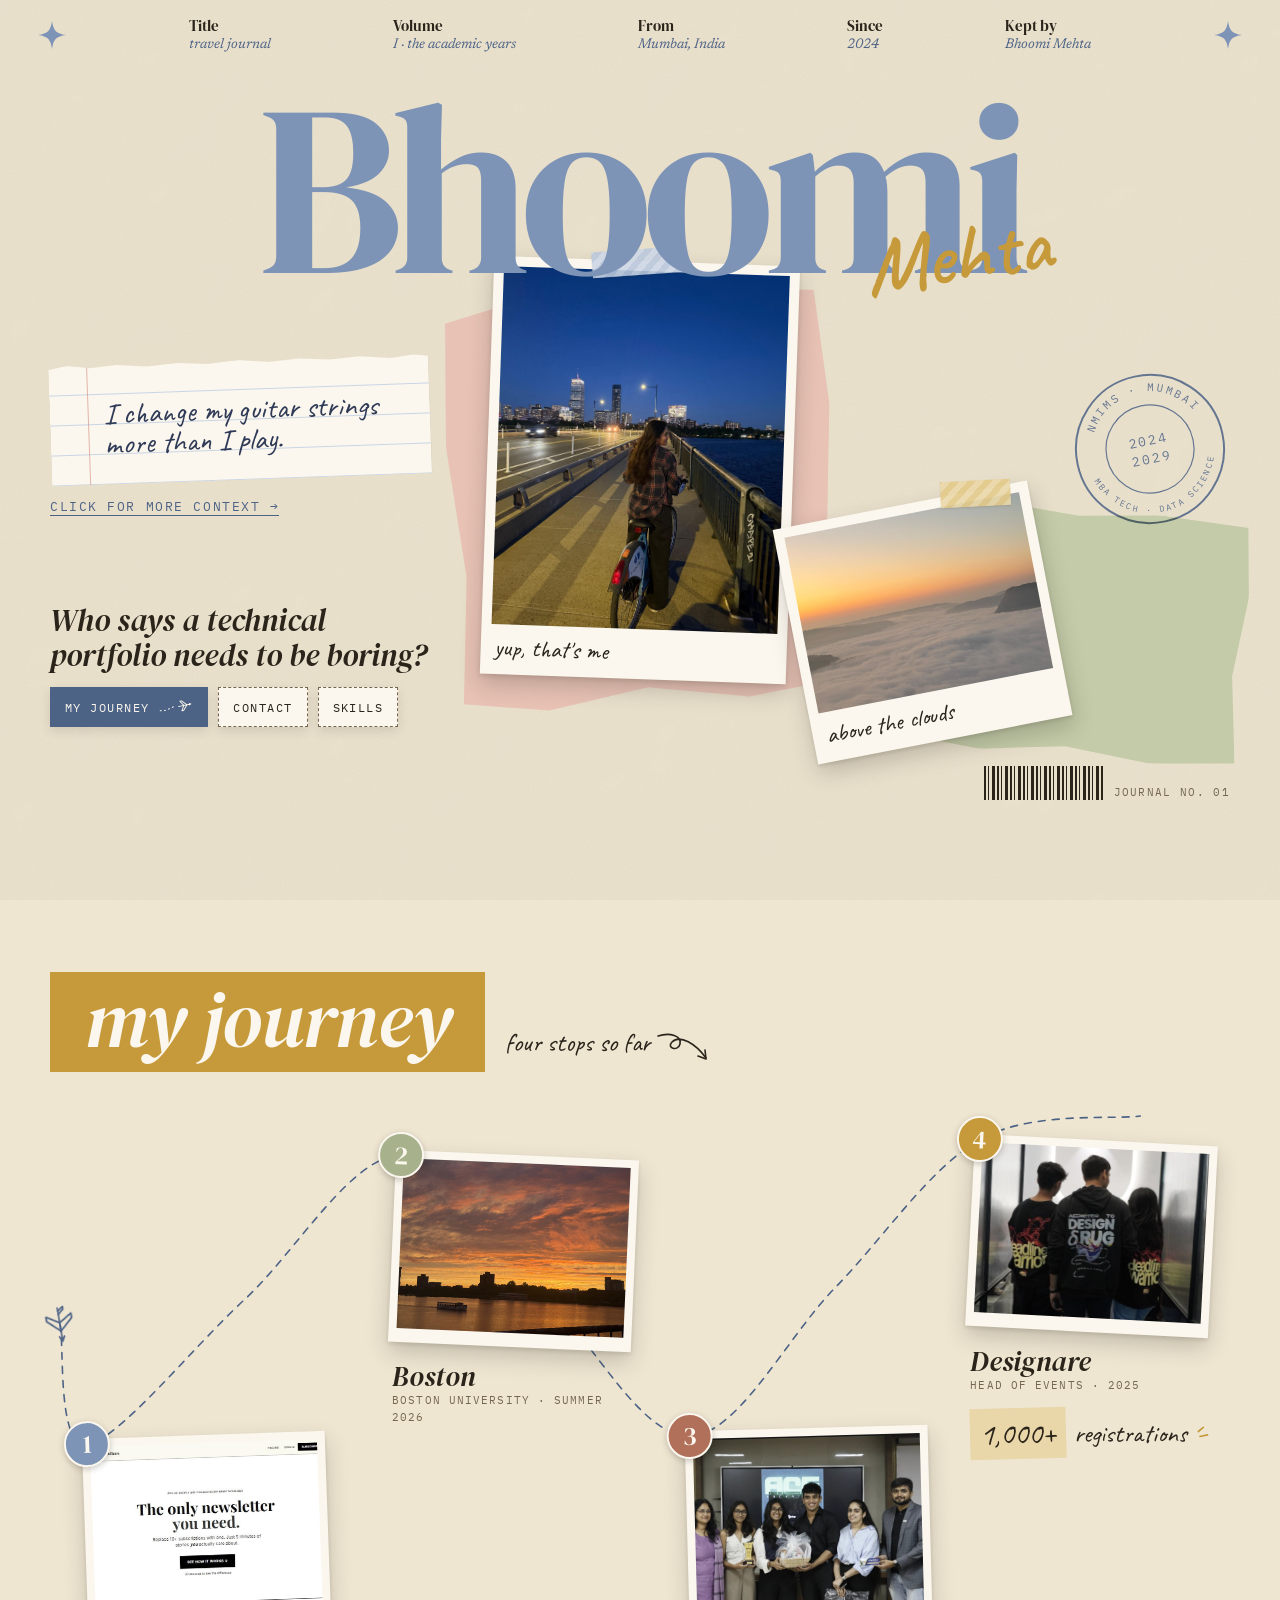
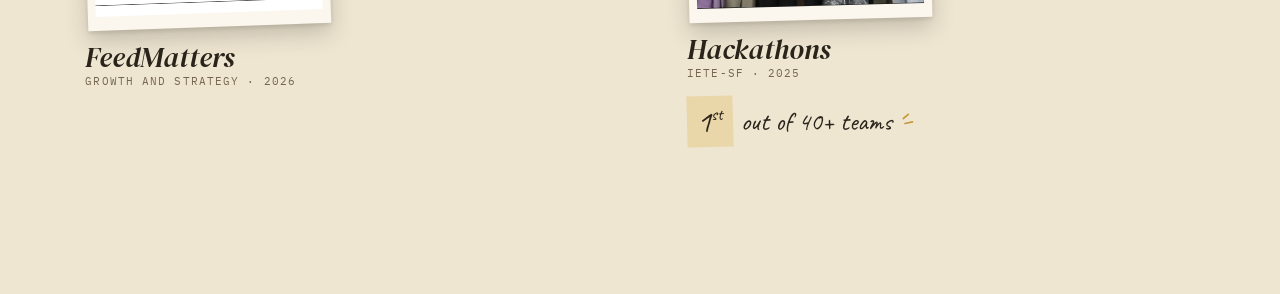
<file: index.html>
<!doctype html>
<html lang="en">
<head>
<meta charset="utf-8">
<meta name="viewport" content="width=device-width, initial-scale=1">
<title>Bhoomi Mehta · Travel journal</title>
<meta name="description" content="The travel journal of a data science student: where I worked, studied and built things.">
<link rel="preconnect" href="https://fonts.googleapis.com">
<link rel="preconnect" href="https://fonts.gstatic.com" crossorigin>
<link href="https://fonts.googleapis.com/css2?family=DM+Serif+Display:ital@0;1&family=Newsreader:ital,opsz,wght@0,6..72,400;1,6..72,400&family=Caveat:wght@500;600&family=IBM+Plex+Mono:wght@400&display=swap" rel="stylesheet">
<link rel="stylesheet" href="scrap.css?v=27">
</head>
<body>

<svg class="paper crumple" aria-hidden="true"><filter id="crumple"><feTurbulence type="fractalNoise" baseFrequency="0.006" numOctaves="4" seed="21"/><feDiffuseLighting surfaceScale="2.6" lighting-color="#fff"><feDistantLight azimuth="225" elevation="60"/></feDiffuseLighting></filter><rect width="100%" height="100%" filter="url(#crumple)"/></svg>
<svg class="paper grain" aria-hidden="true"><filter id="grain"><feTurbulence type="fractalNoise" baseFrequency="0.9" numOctaves="2"/><feColorMatrix type="saturate" values="0"/></filter><rect width="100%" height="100%" filter="url(#grain)"/></svg>

<!-- ============ COVER ============ -->
<header class="spread cover">

  <div class="meta-row">
    <svg class="mstar" viewBox="-10 -10 20 20" aria-hidden="true"><path d="M0 -10 C1 -3 3 -1 10 0 C3 1 1 3 0 10 C-1 3 -3 1 -10 0 C-3 -1 -1 -3 0 -10Z"/></svg>
    <div><b>Title</b><span>travel journal</span></div>
    <div><b>Volume</b><span>I · the academic years</span></div>
    <div><b>From</b><span>Mumbai, India</span></div>
    <div><b>Since</b><span>2024</span></div>
    <div><b>Kept by</b><span>Bhoomi Mehta</span></div>
    <svg class="mstar" viewBox="-10 -10 20 20" aria-hidden="true"><path d="M0 -10 C1 -3 3 -1 10 0 C3 1 1 3 0 10 C-1 3 -3 1 -10 0 C-3 -1 -1 -3 0 -10Z"/></svg>
  </div>

  <h1 class="cover-title">Bhoomi <span class="sig">Mehta</span></h1>

  <div class="cover-body">
    <div class="cover-left reveal">
      <div class="note">
        <p>I change my guitar strings more than I play.</p>
      </div>
      <a class="more" href="about.html">Click for more context →</a>
      <div class="cover-ask">
      <p class="ask">Who says a technical portfolio needs to be boring?</p>
      <nav class="stubs" aria-label="Where to go next">
        <a class="stub primary" href="#journey">My journey
          <svg viewBox="-20 -10 40 20" aria-hidden="true"><path d="M-19 4 C-12 6 -6 0 0 -1" fill="none" stroke="currentColor" stroke-width="1.2" stroke-dasharray="2 3"/><g transform="translate(10 -2) rotate(-12) scale(0.55)" fill="none" stroke="currentColor" stroke-width="2" stroke-linejoin="round"><path d="M-14 0 L14 0 L10 -2 M14 0 L10 2"/><path d="M-1.5 0 L-8 -10.5 L-4.2 -10.5 L5.5 0"/><path d="M-1.5 0 L-8 10.5 L-4.2 10.5 L5.5 0"/></g></svg>
        </a>
        <a class="stub" href="about.html#contact">Contact</a>
        <a class="stub" href="about.html#skills">Skills</a>
      </nav>
      </div>
    </div>

    <div class="cover-photo">
      <span class="scrap blush" aria-hidden="true"></span>
      <span class="tape blue" aria-hidden="true"></span>
      <figure class="polaroid">
        <img src="photos/bike.jpg" alt="Bhoomi on a bike on a bridge at dusk, looking back over her shoulder, with a city skyline behind her" width="1350" height="1800">
        <figcaption>yup, that's me</figcaption>
      </figure>
    </div>

    <div class="cover-right reveal">
      <svg class="postmark" viewBox="0 0 160 160" role="img" aria-label="Postmark: NMIMS Mumbai, MBA Tech Data Science, 2024 to 2029">
        <defs><path id="pm-top" d="M 22 80 A 58 58 0 0 1 138 80"/><path id="pm-bot" d="M 16 80 A 64 64 0 0 0 144 80"/></defs>
        <circle cx="80" cy="80" r="74" fill="none" stroke="currentColor" stroke-width="2"/>
        <circle cx="80" cy="80" r="44" fill="none" stroke="currentColor" stroke-width="1.2"/>
        <text font-size="11"><textPath href="#pm-top" startOffset="50%" text-anchor="middle">NMIMS · MUMBAI</textPath></text>
        <text font-size="8.5"><textPath href="#pm-bot" startOffset="50%" text-anchor="middle">MBA TECH · DATA SCIENCE</textPath></text>
        <text x="80" y="76" font-size="13" text-anchor="middle">2024</text>
        <text x="80" y="94" font-size="13" text-anchor="middle">2029</text>
      </svg>
      <span class="scrap sage" aria-hidden="true"></span>
      <figure class="polaroid mini">
        <span class="tape mustard" aria-hidden="true"></span>
        <img src="photos/clouds.jpg" alt="A valley full of clouds at sunrise" width="1350" height="1800" style="object-position:50% 40%">
        <figcaption>above the clouds</figcaption>
      </figure>
      <div class="barcode"><i aria-hidden="true"></i><span class="mono">Journal no. 01</span></div>
    </div>
  </div>

</header>

<!-- ============ JOURNEY MAP ============ -->
<section class="spread journey" id="journey" aria-label="My journey">
  <div class="journey-head reveal">
    <span class="label" style="--label: var(--mustard)">my journey</span>
    <span class="scribble">four stops so far
      <svg viewBox="0 0 54 34" aria-hidden="true"><path d="M2 6 C 14 2, 26 6, 24 14 C 22 22, 10 18, 16 12 C 24 4, 40 14, 50 28"/><path d="M42 26 L50 29 L49 20"/></svg>
    </span>
  </div>

  <div class="map">
    <svg class="route-line" aria-hidden="true"><path id="route-path"/></svg>
    <svg class="plane" width="48" height="48" viewBox="-20 -20 40 40" aria-hidden="true">
      <g fill="none" stroke="#4D6386" stroke-width="1.4" stroke-linejoin="round" stroke-linecap="round">
        <path d="M-14 0 L14 0 L10 -2 M14 0 L10 2"/>
        <path d="M-1.5 0 L-8 -10.5 L-4.2 -10.5 L5.5 0"/>
        <path d="M-1.5 0 L-8 10.5 L-4.2 10.5 L5.5 0"/>
        <path d="M-11.5 0 L-14.5 -4.6 L-12.4 -4.6 L-8.5 0"/>
      </g>
    </svg>

    <ol class="stops">
      <li class="stop s1" style="--c: var(--blue)">
        <figure class="polaroid"><span class="badge">1</span><img src="photos/feedmatters.jpg" alt="The FeedMatters homepage" width="670" height="503" loading="lazy"></figure>
        <a class="stop-link" href="feedmatters.html"><span class="stop-name">FeedMatters</span></a>
        <span class="stop-detail">Growth and strategy · 2026</span>
      </li>
      <li class="stop s2" style="--c: var(--sage)">
        <figure class="polaroid"><span class="badge">2</span><img src="photos/river.jpg" alt="Sunset over the Charles River in Boston" width="1800" height="1350" loading="lazy"></figure>
        <a class="stop-link" href="boston.html"><span class="stop-name">Boston</span></a>
        <span class="stop-detail">Boston University · Summer 2026</span>
      </li>
      <li class="stop s3" style="--c: var(--clay)">
        <figure class="polaroid"><span class="badge">3</span><img src="photos/hackathon.jpg" alt="Bhoomi with her team and faculty at a hackathon prize presentation, holding a trophy and a gift basket" width="1400" height="939" loading="lazy" style="object-position:50% 45%"></figure>
        <a class="stop-link" href="hackathons.html"><span class="stop-name">Hackathons</span></a>
        <span class="stop-detail">IETE-SF · 2025</span>
        <span class="stop-stat"><mark>1<sup>st</sup></mark> out of 40+ teams <svg class="ticks" viewBox="0 0 24 24" aria-hidden="true"><path d="M4 9 L10 4 M6 15 L15 13"/></svg></span>
      </li>
      <li class="stop s4" style="--c: var(--mustard)">
        <figure class="polaroid"><span class="badge">4</span><img src="photos/designare.jpg" alt="Three Designare team members from behind, wearing hoodies printed with Deadline Warriors and Addicted to Design" width="506" height="530" loading="lazy" style="object-position:50% 40%"></figure>
        <a class="stop-link" href="designare.html"><span class="stop-name">Designare</span></a>
        <span class="stop-detail">Head of events · 2025</span>
        <span class="stop-stat"><mark>1,000+</mark> registrations <svg class="ticks" viewBox="0 0 24 24" aria-hidden="true"><path d="M4 9 L10 4 M6 15 L15 13"/></svg></span>
      </li>
    </ol>
  </div>
</section>

<script src="scrap.js?v=4"></script>
</body>
</html>
</file>
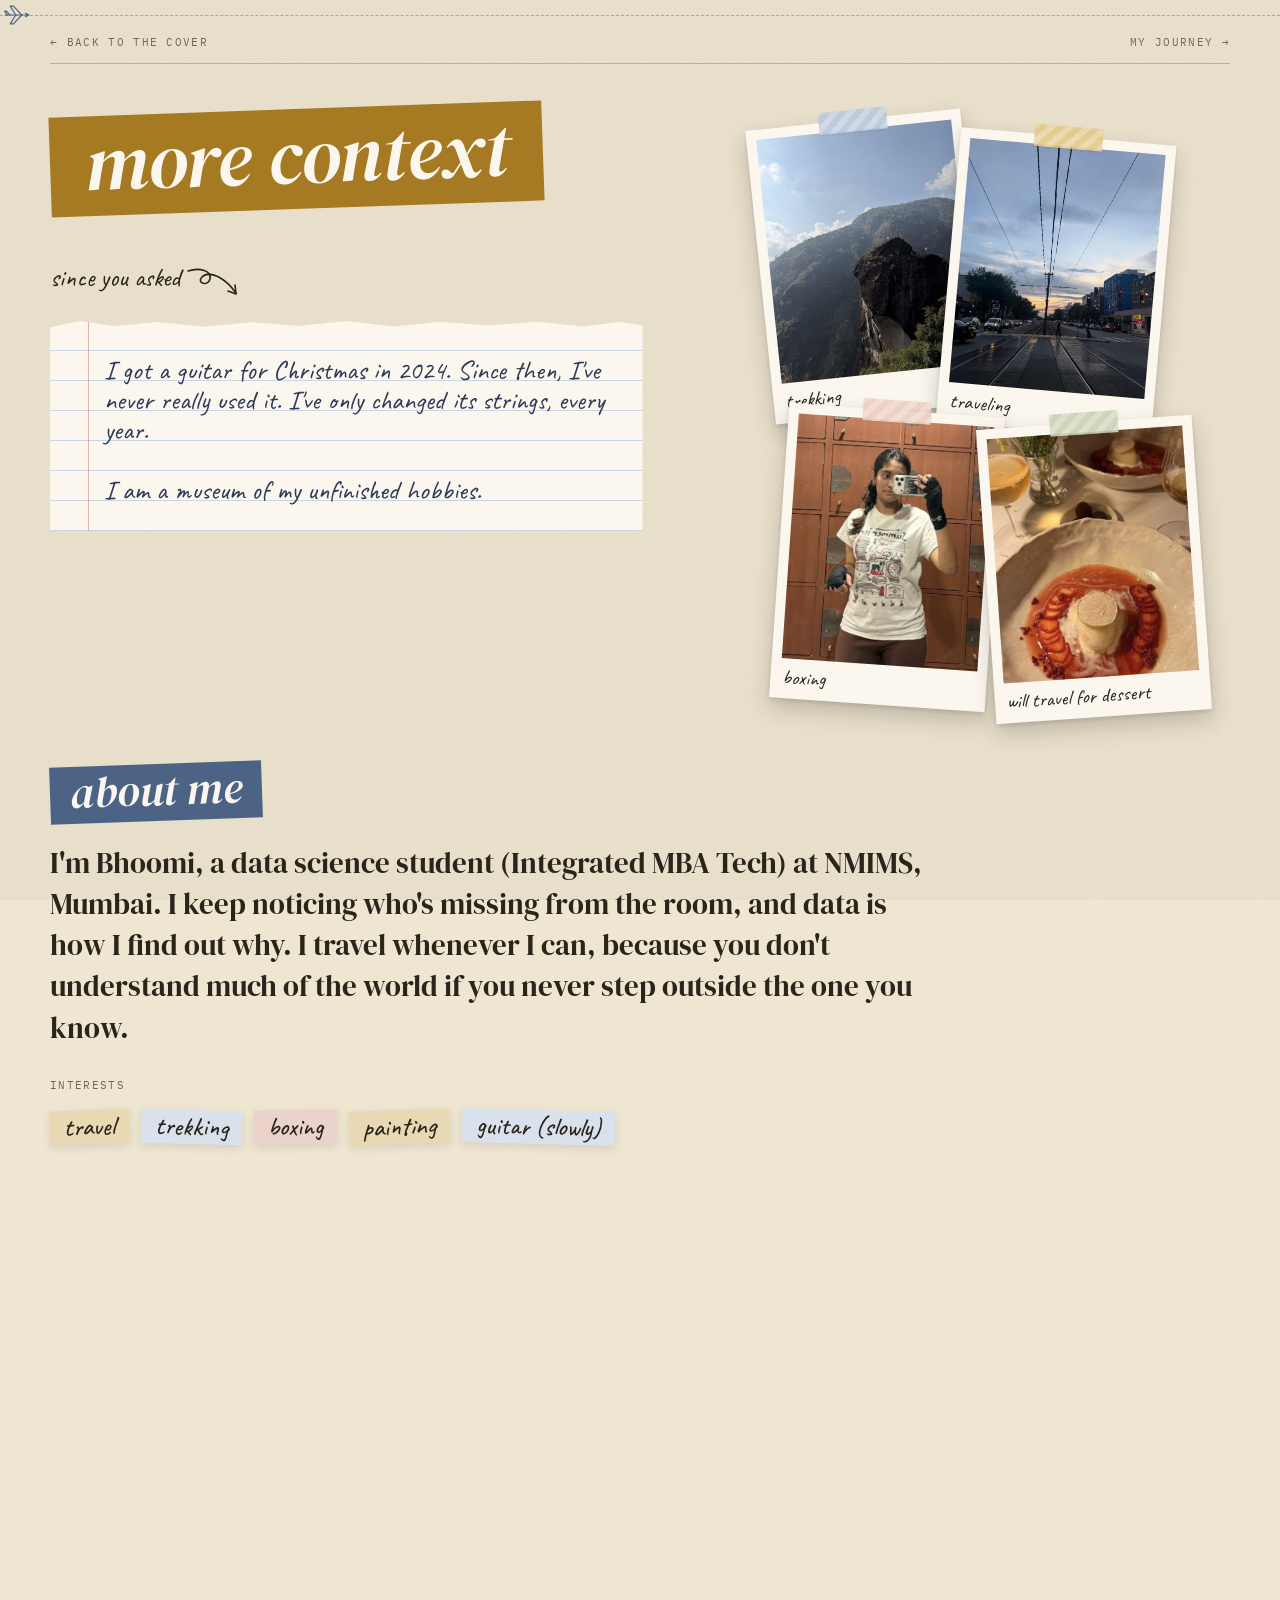
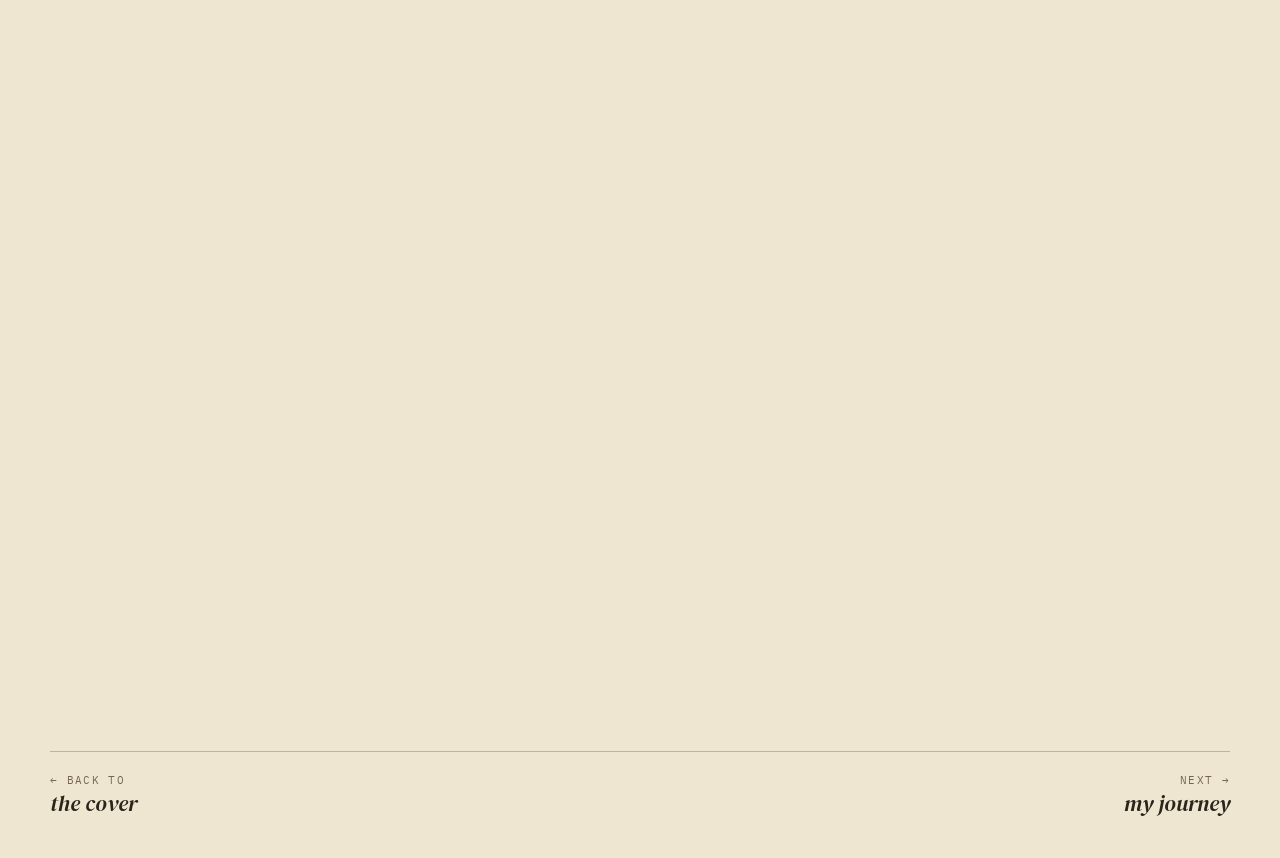
<file: about.html>
<!doctype html>
<html lang="en">
<head>
<meta charset="utf-8">
<meta name="viewport" content="width=device-width, initial-scale=1">
<title>More context · Bhoomi Mehta</title>
<meta name="description" content="The story behind the guitar strings, who I am, what I work with, and how to reach me.">
<link rel="preconnect" href="https://fonts.googleapis.com">
<link rel="preconnect" href="https://fonts.gstatic.com" crossorigin>
<link href="https://fonts.googleapis.com/css2?family=DM+Serif+Display:ital@0;1&family=Newsreader:ital,opsz,wght@0,6..72,400;1,6..72,400&family=Caveat:wght@500;600&family=IBM+Plex+Mono:wght@400&display=swap" rel="stylesheet">
<link rel="stylesheet" href="scrap.css?v=27">
</head>
<body style="--c: var(--blue)">

<svg class="paper crumple" aria-hidden="true"><filter id="crumple"><feTurbulence type="fractalNoise" baseFrequency="0.006" numOctaves="4" seed="21"/><feDiffuseLighting surfaceScale="2.6" lighting-color="#fff"><feDistantLight azimuth="225" elevation="60"/></feDiffuseLighting></filter><rect width="100%" height="100%" filter="url(#crumple)"/></svg>
<svg class="paper grain" aria-hidden="true"><filter id="grain"><feTurbulence type="fractalNoise" baseFrequency="0.9" numOctaves="2"/><feColorMatrix type="saturate" values="0"/></filter><rect width="100%" height="100%" filter="url(#grain)"/></svg>

<!-- The pen airplane flies across the top of the screen as you read -->
<div class="flight" aria-hidden="true"><span class="flight-line"></span><svg class="flight-plane" width="34" height="34" viewBox="-20 -20 40 40"><g fill="none" stroke="#4D6386" stroke-width="1.4" stroke-linejoin="round" stroke-linecap="round"><path d="M-14 0 L14 0 L10 -2 M14 0 L10 2"/><path d="M-1.5 0 L-8 -10.5 L-4.2 -10.5 L5.5 0"/><path d="M-1.5 0 L-8 10.5 L-4.2 10.5 L5.5 0"/><path d="M-11.5 0 L-14.5 -4.6 L-12.4 -4.6 L-8.5 0"/></g></svg></div>

<main class="spread">
  <nav class="stop-top mono" aria-label="Journal">
    <a href="index.html">← Back to the cover</a>
    <a href="index.html#journey">My journey →</a>
  </nav>

  <!-- The context -->
  <section class="hero about-hero">
    <div class="reveal">
      <div class="hero-title"><h1 class="label" style="--label: var(--mustard-deep)">more context</h1></div>
      <span class="scribble">since you asked
        <svg viewBox="0 0 54 34" aria-hidden="true"><path d="M2 6 C 14 2, 26 6, 24 14 C 22 22, 10 18, 16 12 C 24 4, 40 14, 50 28"/><path d="M42 26 L50 29 L49 20"/></svg>
      </span>
      <div class="note" style="margin-top:22px">
        <p>I got a guitar for Christmas in 2024. Since then, I've never really used it. I've only changed its strings, every year.</p>
        <p>I am a museum of my unfinished hobbies.</p>
      </div>
    </div>

    <div class="snaps reveal">
      <figure class="polaroid snap s-a"><span class="tape blue" aria-hidden="true"></span><img src="photos/cliff.jpg" alt="A tall dark rock with a railed walkway and small flags on top, on a trek" width="1350" height="1800" style="object-position:50% 45%"><figcaption>trekking</figcaption></figure>
      <figure class="polaroid snap s-b"><span class="tape mustard" aria-hidden="true"></span><img src="photos/tracks.jpg" alt="Tram tracks and overhead wires under an evening sky" width="1350" height="1800" style="object-position:50% 40%"><figcaption>traveling</figcaption></figure>
      <figure class="polaroid snap s-c"><span class="tape blush" aria-hidden="true"></span><img src="photos/boxing.jpg" alt="Bhoomi in a mirror selfie wearing boxing hand wraps and a Boston University Summer Term t-shirt" width="528" height="728" style="object-position:50% 30%"><figcaption>boxing</figcaption></figure>
      <figure class="polaroid snap s-d"><span class="tape sage" aria-hidden="true"></span><img src="photos/dessert.jpg" alt="A plated dessert with strawberries and two glasses on a white tablecloth" width="834" height="712"><figcaption>will travel for dessert</figcaption></figure>
    </div>
  </section>

  <!-- About me -->
  <section class="about-me reveal">
    <span class="label" style="--label: var(--blue-deep)">about me</span>
    <p class="about-text">I'm Bhoomi, a data science student (Integrated MBA Tech) at NMIMS, Mumbai. I keep noticing who's missing from the room, and data is how I find out why. I travel whenever I can, because you don't understand much of the world if you never step outside the one you know.</p>
    <div class="interests">
      <span class="mono">Interests</span>
      <ul class="interest-list hand">
        <li>travel</li><li>trekking</li><li>boxing</li><li>painting</li><li>guitar (slowly)</li>
      </ul>
    </div>
  </section>

  <!-- Skills: a packing list -->
  <section class="packing reveal" id="skills">
    <div class="card grid packing-card">
      <span class="tape sage" aria-hidden="true" style="top:-12px;left:36px;transform:rotate(-5deg)"></span>
      <h2 class="packing-title">what's in my bag</h2>
      <p class="mono" style="margin:0 0 16px">Skills · packed and checked</p>
      <div class="packing-cols">
        <div>
          <h3 class="mono">Data and ML</h3>
          <ul class="checklist">
            <li>Python</li><li>NumPy</li><li>Pandas</li><li>Matplotlib</li><li>scikit-learn</li><li>Statistics</li><li>Machine learning</li>
          </ul>
        </div>
        <div>
          <h3 class="mono">AI and product</h3>
          <ul class="checklist">
            <li>LLM applications</li><li>Multi-agent systems</li><li>Prompt writing</li><li>Gemini API</li>
          </ul>
        </div>
        <div>
          <h3 class="mono">Tools</h3>
          <ul class="checklist">
            <li>Git and GitHub</li><li>Vercel</li><li>Power BI</li><li>AWS</li><li>SAS Viya</li>
          </ul>
        </div>
      </div>
    </div>
  </section>

  <!-- Contact: a postcard -->
  <section class="postcard-wrap reveal" id="contact">
    <div class="postcard">
      <svg class="pc-seal" viewBox="0 0 120 120" aria-hidden="true">
        <path d="M60 6 C76 4 92 14 100 24 C112 36 116 50 112 64 C116 80 106 98 92 106 C78 116 60 116 46 112 C30 112 16 100 10 86 C2 72 6 54 10 42 C14 26 30 12 44 8 C50 6 54 7 60 6 Z" fill="#B97A6A"/>
        <circle cx="60" cy="60" r="34" fill="none" stroke="#9B5E4F" stroke-width="3"/>
        <circle cx="60" cy="60" r="30" fill="#C08676"/>
        <text x="60" y="72" text-anchor="middle" font-family="DM Serif Display, Georgia, serif" font-size="36" fill="#93574A">B</text>
      </svg>
      <div class="pc-top">
        <h2 class="pc-title">Post card</h2>
        <p class="pc-sub">Sending mail your way from Mumbai.</p>
      </div>
      <div class="pc-stamps" aria-hidden="true">
        <span class="pc-stamp"><img src="photos/clouds.jpg" alt="" width="1350" height="1800"><i>Mumbai</i></span>
        <span class="pc-stamp"><img src="photos/river.jpg" alt="" width="1800" height="1350"><i>Boston</i></span>
        <svg class="pc-waves" viewBox="0 0 180 50"><path d="M0 12 Q15 4 30 12 T60 12 T90 12 T120 12 T150 12 T180 12 M0 25 Q15 17 30 25 T60 25 T90 25 T120 25 T150 25 T180 25 M0 38 Q15 30 30 38 T60 38 T90 38 T120 38 T150 38 T180 38" fill="none" stroke="currentColor" stroke-width="1.6" stroke-dasharray="14 6"/></svg>
      </div>

      <div class="pc-addr">
        <p class="pc-label">Address</p>
        <ul class="addr-lines">
          <li><span>To:</span><span class="hand">Bhoomi Mehta</span></li>
          <li><span>Email:</span><a class="hand" href="mailto:bhoomime14@gmail.com">bhoomime14@gmail.com</a></li>
          <li><span>LinkedIn:</span><a class="hand" href="https://linkedin.com/in/bhoomi-mehta14" target="_blank" rel="noopener">in/bhoomi-mehta14</a></li>
          <li><span>GitHub:</span><a class="hand" href="https://github.com/Bhoomimehta14" target="_blank" rel="noopener">Bhoomimehta14</a></li>
        </ul>
      </div>
      <div class="pc-msg">
        <p class="hand pc-dear">Dear reader,</p>
        <p class="hand">If you know a place I should go, or a problem I should look at, write to me.</p>
        <svg class="pc-scribble" viewBox="0 0 260 40" aria-hidden="true"><path d="M6 12 C 80 6, 170 6, 250 10 C 180 16, 90 22, 40 30 C 110 26, 170 26, 220 30" fill="none" stroke="#C0574A" stroke-width="2.4" stroke-linecap="round"/></svg>
        <span class="pc-stamp pc-stamp-low" aria-hidden="true"><img src="photos/cliff.jpg" alt="" width="1350" height="1800"><i>Trek</i></span>
      </div>
      <p class="hand pc-foot">see you soon</p>
    </div>
  </section>

  <footer class="foot">
    <a class="mono" href="index.html">← Back to<span class="name">the cover</span></a>
    <a class="mono" href="index.html#journey" style="text-align:right">Next →<span class="name">my journey</span></a>
  </footer>
</main>

<script src="scrap.js?v=4"></script>
</body>
</html>
</file>
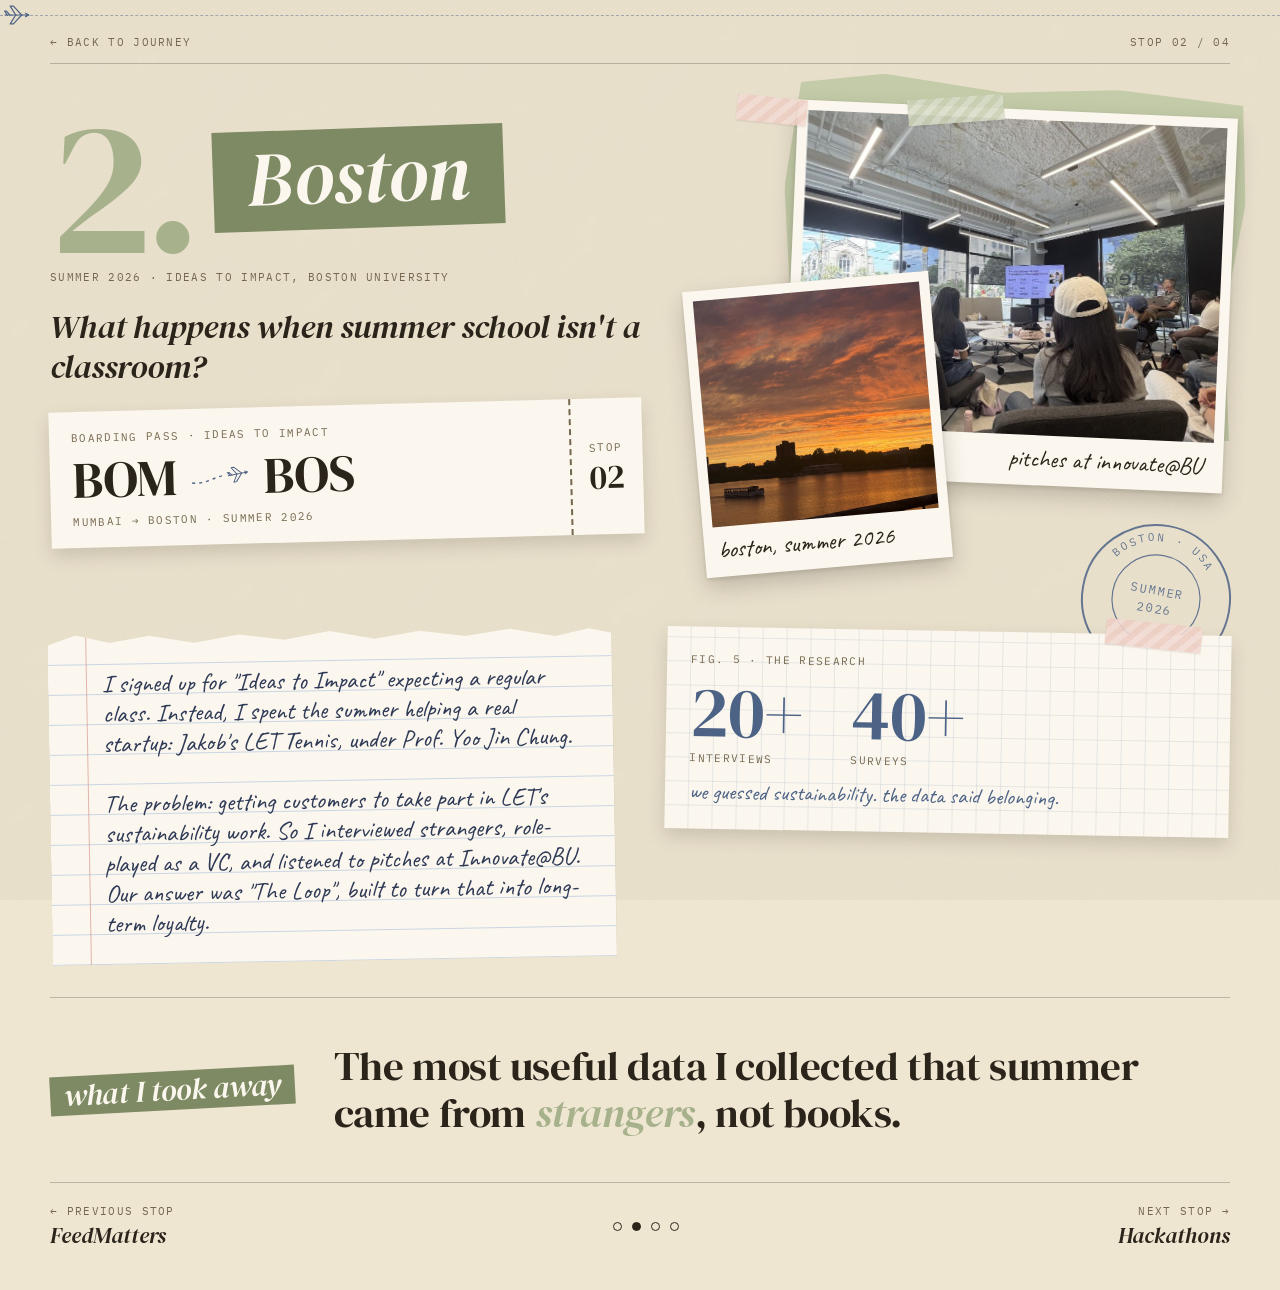
<file: boston.html>
<!doctype html>
<html lang="en">
<head>
<meta charset="utf-8">
<meta name="viewport" content="width=device-width, initial-scale=1">
<title>Boston · Bhoomi Mehta</title>
<meta name="description" content="Ideas to Impact at Boston University: 20+ interviews and 40+ surveys for LET Tennis.">
<link rel="preconnect" href="https://fonts.googleapis.com">
<link rel="preconnect" href="https://fonts.gstatic.com" crossorigin>
<link href="https://fonts.googleapis.com/css2?family=DM+Serif+Display:ital@0;1&family=Newsreader:ital,opsz,wght@0,6..72,400;1,6..72,400&family=Caveat:wght@500;600&family=IBM+Plex+Mono:wght@400&display=swap" rel="stylesheet">
<link rel="stylesheet" href="scrap.css?v=27">
</head>
<body style="--c: var(--sage)">

<svg class="paper crumple" aria-hidden="true"><filter id="crumple"><feTurbulence type="fractalNoise" baseFrequency="0.006" numOctaves="4" seed="21"/><feDiffuseLighting surfaceScale="2.6" lighting-color="#fff"><feDistantLight azimuth="225" elevation="60"/></feDiffuseLighting></filter><rect width="100%" height="100%" filter="url(#crumple)"/></svg>
<svg class="paper grain" aria-hidden="true"><filter id="grain"><feTurbulence type="fractalNoise" baseFrequency="0.9" numOctaves="2"/><feColorMatrix type="saturate" values="0"/></filter><rect width="100%" height="100%" filter="url(#grain)"/></svg>

<!-- The pen airplane flies across the top of the screen as you read -->
<div class="flight" aria-hidden="true"><span class="flight-line"></span><svg class="flight-plane" width="34" height="34" viewBox="-20 -20 40 40"><g fill="none" stroke="#4D6386" stroke-width="1.4" stroke-linejoin="round" stroke-linecap="round"><path d="M-14 0 L14 0 L10 -2 M14 0 L10 2"/><path d="M-1.5 0 L-8 -10.5 L-4.2 -10.5 L5.5 0"/><path d="M-1.5 0 L-8 10.5 L-4.2 10.5 L5.5 0"/><path d="M-11.5 0 L-14.5 -4.6 L-12.4 -4.6 L-8.5 0"/></g></svg></div>

<main class="spread" style="--num: var(--sage); --label: #7D8A63">
  <nav class="stop-top mono" aria-label="Journey">
    <a href="index.html#journey">← Back to journey</a>
    <span>Stop 02 / 04</span>
  </nav>

  <section class="hero">
    <div class="reveal">
      <div class="hero-title"><span class="numeral">2.</span><h1 class="label">Boston</h1></div>
      <p class="mono role">Summer 2026 · Ideas to Impact, Boston University</p>
      <p class="question">What happens when summer school isn't a classroom?</p>
      <div class="pass" aria-label="Boarding pass: Mumbai to Boston, summer 2026">
        <div class="pass-main">
          <p class="mono" style="margin:0">Boarding pass · Ideas to Impact</p>
          <div class="pass-route"><span>BOM</span><svg viewBox="-30 -12 60 24" aria-hidden="true"><path d="M-28 6 C-14 8 -6 0 6 -1" fill="none" stroke="#4D6386" stroke-width="1.4" stroke-dasharray="3 4"/><g transform="translate(18 -2) rotate(-10) scale(0.7)"><g fill="none" stroke="#4D6386" stroke-width="1.4" stroke-linejoin="round" stroke-linecap="round"><path d="M-14 0 L14 0 L10 -2 M14 0 L10 2"/><path d="M-1.5 0 L-8 -10.5 L-4.2 -10.5 L5.5 0"/><path d="M-1.5 0 L-8 10.5 L-4.2 10.5 L5.5 0"/><path d="M-11.5 0 L-14.5 -4.6 L-12.4 -4.6 L-8.5 0"/></g></g></svg><span>BOS</span></div>
          <p class="mono" style="margin:0">Mumbai → Boston · Summer 2026</p>
        </div>
        <div class="pass-stub"><span class="mono">Stop</span><b style="font:400 34px/1 var(--display)">02</b></div>
      </div>
    </div>
    <div class="collage reveal">
      <span class="scrap sage" aria-hidden="true" style="inset:-6% -2% 22% 16%;transform:rotate(4deg)"></span>
      <span class="tape t1 sage" aria-hidden="true"></span>
      <figure class="polaroid big"><img src="photos/innovate.jpg" alt="A room of students watching a startup pitch at Innovate@BU" width="864" height="996" style="object-position:50% 65%"><figcaption style="text-align:right;padding-right:10px">pitches at innovate@BU</figcaption></figure>
      <span class="tape t2 blush" aria-hidden="true"></span>
      <figure class="polaroid small"><img src="photos/river.jpg" alt="Sunset over the Charles River in Boston" width="1800" height="1350"><figcaption>boston, summer 2026</figcaption></figure>
      <svg class="postmark" style="bottom:-150px;right:-6px" viewBox="0 0 160 160" role="img" aria-label="Postmark: BOSTON · USA, ARRIVAL, SUMMER 2026">
        <defs><path id="pm3-t" d="M 22 80 A 58 58 0 0 1 138 80"/><path id="pm3-b" d="M 30 80 A 50 50 0 0 0 130 80"/></defs>
        <circle cx="80" cy="80" r="74" fill="none" stroke="currentColor" stroke-width="2"/>
        <circle cx="80" cy="80" r="44" fill="none" stroke="currentColor" stroke-width="1.2"/>
        <text font-size="11"><textPath href="#pm3-t" startOffset="50%" text-anchor="middle">BOSTON · USA</textPath></text>
        <text font-size="10"><textPath href="#pm3-b" startOffset="50%" text-anchor="middle">ARRIVAL</textPath></text>
        <text x="80" y="76" font-size="12" text-anchor="middle">SUMMER</text>
        <text x="80" y="94" font-size="12" text-anchor="middle">2026</text>
      </svg>
    </div>
  </section>

  <section class="body">
    <div class="note reveal">
      <p>I signed up for "Ideas to Impact" expecting a regular class. Instead, I spent the summer helping a real startup: Jakob's LET Tennis, under Prof. Yoo Jin Chung.</p>
      <p>The problem: getting customers to take part in LET's sustainability work. So I interviewed strangers, role-played as a VC, and listened to pitches at Innovate@BU. Our answer was "The Loop", built to turn that into long-term loyalty.</p>
    </div>
    <div class="card grid reveal" style="--c: var(--blue-deep)">
      <span class="tape blush" aria-hidden="true" style="top:-12px;right:30px;transform:rotate(5deg)"></span>
      <p class="mono" style="margin:0 0 12px">Fig. 5 · The research</p>
      <div class="stats">
        <div class="stat"><b><span data-to="20">20</span>+</b><span class="mono">interviews</span></div>
        <div class="stat"><b><span data-to="40">40</span>+</b><span class="mono">surveys</span></div>
      </div>
      <p class="hand-note">we guessed sustainability. the data said belonging.</p>
    </div>
  </section>

  <section class="takeaway reveal">
    <span class="label" style="--label: #7D8A63">what I took away</span>
    <blockquote>The most useful data I collected that summer came from <em>strangers</em>, not books.</blockquote>
  </section>

  <footer class="foot">
    <a class="mono" href="feedmatters.html">← Previous stop<span class="name">FeedMatters</span></a>
    <span class="dots" aria-label="Stop 2 of 4"><i></i><b></b><i></i><i></i></span>
    <a class="mono" href="hackathons.html" style="text-align:right">Next stop →<span class="name">Hackathons</span></a>
  </footer>
</main>

<script src="scrap.js?v=4"></script>
</body>
</html>
</file>
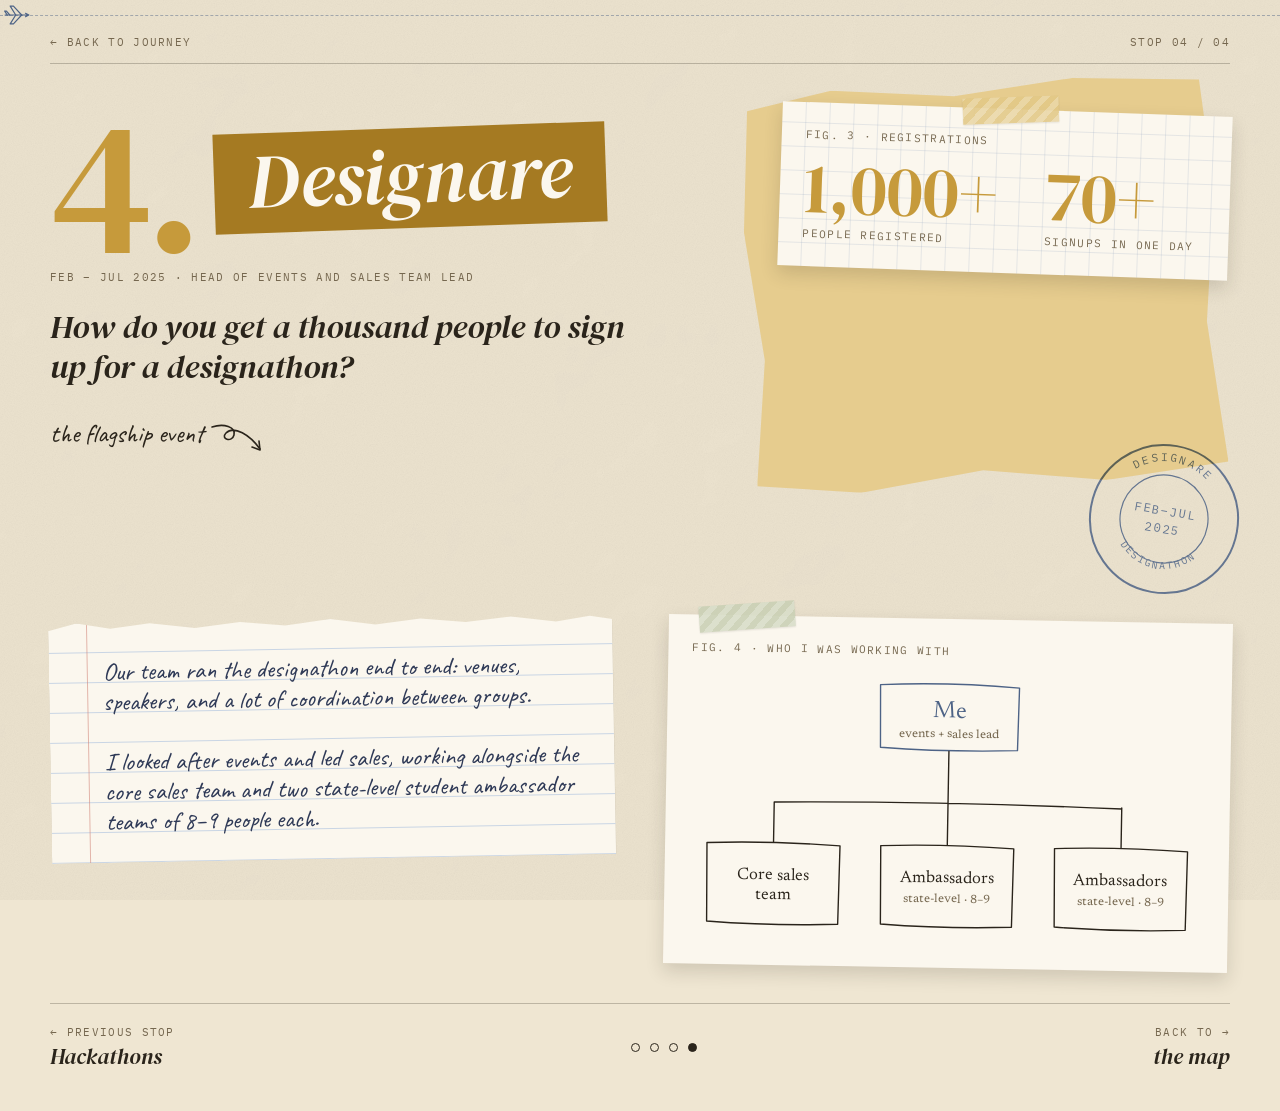
<file: designare.html>
<!doctype html>
<html lang="en">
<head>
<meta charset="utf-8">
<meta name="viewport" content="width=device-width, initial-scale=1">
<title>Designare · Bhoomi Mehta</title>
<meta name="description" content="Running events and sales for Designare's flagship designathon: 1,000+ registrations, 70+ signups in a single day.">
<link rel="preconnect" href="https://fonts.googleapis.com">
<link rel="preconnect" href="https://fonts.gstatic.com" crossorigin>
<link href="https://fonts.googleapis.com/css2?family=DM+Serif+Display:ital@0;1&family=Newsreader:ital,opsz,wght@0,6..72,400;1,6..72,400&family=Caveat:wght@500;600&family=IBM+Plex+Mono:wght@400&display=swap" rel="stylesheet">
<link rel="stylesheet" href="scrap.css?v=27">
</head>
<body style="--c: var(--mustard)">

<svg class="paper crumple" aria-hidden="true"><filter id="crumple"><feTurbulence type="fractalNoise" baseFrequency="0.006" numOctaves="4" seed="21"/><feDiffuseLighting surfaceScale="2.6" lighting-color="#fff"><feDistantLight azimuth="225" elevation="60"/></feDiffuseLighting></filter><rect width="100%" height="100%" filter="url(#crumple)"/></svg>
<svg class="paper grain" aria-hidden="true"><filter id="grain"><feTurbulence type="fractalNoise" baseFrequency="0.9" numOctaves="2"/><feColorMatrix type="saturate" values="0"/></filter><rect width="100%" height="100%" filter="url(#grain)"/></svg>

<!-- The pen airplane flies across the top of the screen as you read -->
<div class="flight" aria-hidden="true"><span class="flight-line"></span><svg class="flight-plane" width="34" height="34" viewBox="-20 -20 40 40"><g fill="none" stroke="#4D6386" stroke-width="1.4" stroke-linejoin="round" stroke-linecap="round"><path d="M-14 0 L14 0 L10 -2 M14 0 L10 2"/><path d="M-1.5 0 L-8 -10.5 L-4.2 -10.5 L5.5 0"/><path d="M-1.5 0 L-8 10.5 L-4.2 10.5 L5.5 0"/><path d="M-11.5 0 L-14.5 -4.6 L-12.4 -4.6 L-8.5 0"/></g></svg></div>

<main class="spread" style="--num: var(--mustard); --label: #A57A22">
  <nav class="stop-top mono" aria-label="Journey">
    <a href="index.html#journey">← Back to journey</a>
    <span>Stop 04 / 04</span>
  </nav>

  <section class="hero">
    <div class="reveal">
      <div class="hero-title"><span class="numeral">4.</span><h1 class="label">Designare</h1></div>
      <p class="mono role">Feb – Jul 2025 · Head of events and sales team lead</p>
      <p class="question">How do you get a thousand people to sign up for a designathon?</p>
      <span class="scribble">the flagship event <svg viewBox="0 0 54 34" aria-hidden="true"><path d="M2 6 C 14 2, 26 6, 24 14 C 22 22, 10 18, 16 12 C 24 4, 40 14, 50 28"/><path d="M42 26 L50 29 L49 20"/></svg></span>
    </div>
    <div class="collage reveal">
      <span class="scrap mustard" aria-hidden="true" style="inset:-6% 2% 10% 10%;transform:rotate(-3deg)"></span>
      <div class="card grid" style="width:84%;margin-left:auto;transform:rotate(2deg)">
        <span class="tape mustard" aria-hidden="true" style="top:-12px;left:40%;transform:rotate(-4deg)"></span>
        <p class="mono" style="margin:0 0 12px">Fig. 3 · Registrations</p>
        <div class="stats">
          <div class="stat"><b><span data-to="1000">1,000</span>+</b><span class="mono">people registered</span></div>
          <div class="stat"><b><span data-to="70">70</span>+</b><span class="mono">signups in one day</span></div>
        </div>
      </div>
      <svg class="postmark" viewBox="0 0 160 160" role="img" aria-label="Postmark: DESIGNARE, DESIGNATHON, FEB–JUL 2025">
        <defs><path id="pm2-t" d="M 22 80 A 58 58 0 0 1 138 80"/><path id="pm2-b" d="M 30 80 A 50 50 0 0 0 130 80"/></defs>
        <circle cx="80" cy="80" r="74" fill="none" stroke="currentColor" stroke-width="2"/>
        <circle cx="80" cy="80" r="44" fill="none" stroke="currentColor" stroke-width="1.2"/>
        <text font-size="11"><textPath href="#pm2-t" startOffset="50%" text-anchor="middle">DESIGNARE</textPath></text>
        <text font-size="10"><textPath href="#pm2-b" startOffset="50%" text-anchor="middle">DESIGNATHON</textPath></text>
        <text x="80" y="76" font-size="12" text-anchor="middle">FEB–JUL</text>
        <text x="80" y="94" font-size="12" text-anchor="middle">2025</text>
      </svg>
    </div>
  </section>

  <section class="body">
    <div class="note reveal">
      <p>Our team ran the designathon end to end: venues, speakers, and a lot of coordination between groups.</p>
      <p>I looked after events and led sales, working alongside the core sales team and two state-level student ambassador teams of 8–9 people each.</p>
    </div>
    <figure class="card reveal" style="margin:0">
      <span class="tape sage" aria-hidden="true" style="top:-12px;left:30px;transform:rotate(-5deg)"></span>
      <p class="mono" style="margin:0 0 6px">Fig. 4 · Who I was working with</p>
      <svg class="team-map" viewBox="0 0 520 280" role="img" aria-labelledby="team-t">
        <title id="team-t">I led three groups: the core sales team and two state-level student ambassador teams of 8 to 9 people each, while also running the event.</title>
        <g class="draw" fill="none" stroke="#2A241B" stroke-width="1.4" stroke-linecap="round" stroke-linejoin="round">
          <path d="M190 20 Q260 16 330 21 L329 84 Q260 87 191 83 Z" stroke="#4D6386"/>
          <path d="M260 86 L260 140 M85 140 Q260 136 435 141 M85 140 L85 180 M260 140 L260 180 M435 140 L435 180" stroke-dasharray="4 5"/>
          <path d="M18 182 Q85 179 152 183 L151 262 Q85 265 19 261 Z"/>
          <path d="M193 182 Q260 179 327 183 L326 262 Q260 265 194 261 Z"/>
          <path d="M368 182 Q435 179 502 183 L501 262 Q435 265 369 261 Z"/>
        </g>
        <g font-family="Newsreader, Georgia, serif" text-anchor="middle" fill="#2A241B">
          <text x="260" y="52" font-size="24" fill="#4D6386">Me</text>
          <text x="260" y="72" font-size="12" fill="#75674F">events + sales lead</text>
          <text x="85" y="218" font-size="17">Core sales</text><text x="85" y="238" font-size="17">team</text>
          <text x="260" y="218" font-size="17">Ambassadors</text><text x="260" y="238" font-size="12" fill="#75674F">state-level · 8–9</text>
          <text x="435" y="218" font-size="17">Ambassadors</text><text x="435" y="238" font-size="12" fill="#75674F">state-level · 8–9</text>
        </g>
      </svg>
    </figure>
  </section>

  <footer class="foot">
    <a class="mono" href="hackathons.html">← Previous stop<span class="name">Hackathons</span></a>
    <span class="dots" aria-label="Stop 4 of 4"><i></i><i></i><i></i><b></b></span>
    <a class="mono" href="index.html#journey" style="text-align:right">Back to →<span class="name">the map</span></a>
  </footer>
</main>

<script src="scrap.js?v=4"></script>
</body>
</html>
</file>
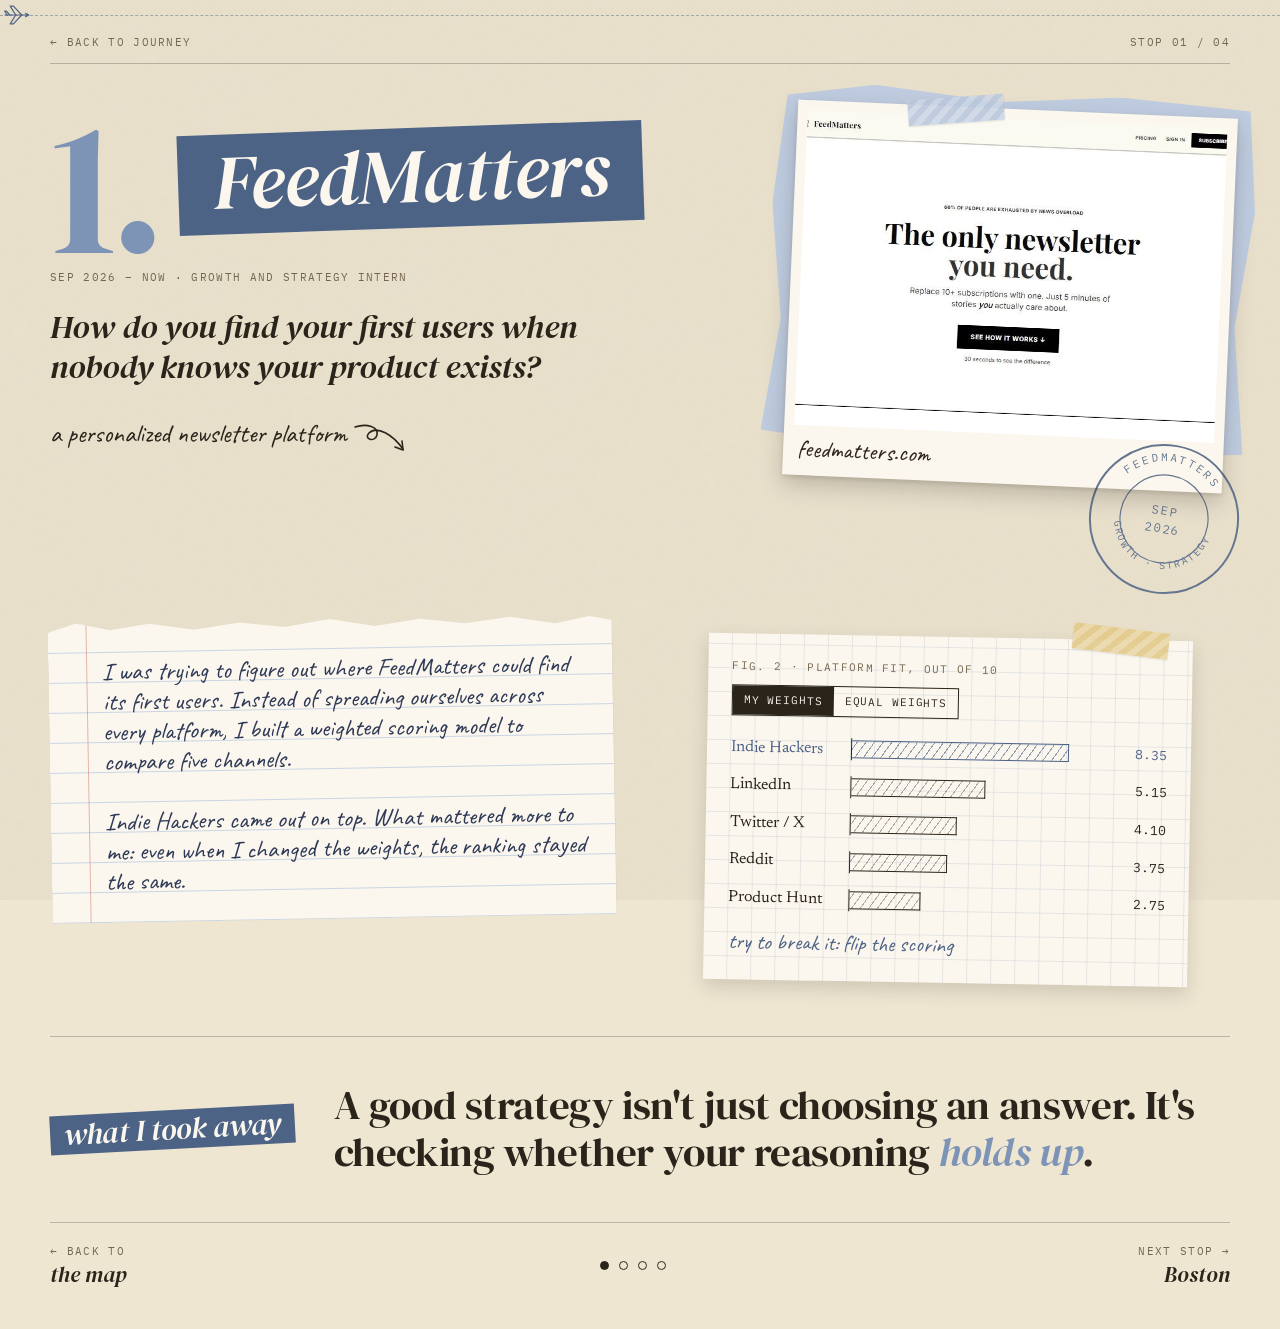
<file: feedmatters.html>
<!doctype html>
<html lang="en">
<head>
<meta charset="utf-8">
<meta name="viewport" content="width=device-width, initial-scale=1">
<title>FeedMatters · Bhoomi Mehta</title>
<meta name="description" content="How I found the first channel for a brand-new newsletter platform, with a weighted scoring model I tried to break.">
<link rel="preconnect" href="https://fonts.googleapis.com">
<link rel="preconnect" href="https://fonts.gstatic.com" crossorigin>
<link href="https://fonts.googleapis.com/css2?family=DM+Serif+Display:ital@0;1&family=Newsreader:ital,opsz,wght@0,6..72,400;1,6..72,400&family=Caveat:wght@500;600&family=IBM+Plex+Mono:wght@400&display=swap" rel="stylesheet">
<link rel="stylesheet" href="scrap.css?v=27">
</head>
<body style="--c: var(--blue)">

<svg class="paper crumple" aria-hidden="true"><filter id="crumple"><feTurbulence type="fractalNoise" baseFrequency="0.006" numOctaves="4" seed="21"/><feDiffuseLighting surfaceScale="2.6" lighting-color="#fff"><feDistantLight azimuth="225" elevation="60"/></feDiffuseLighting></filter><rect width="100%" height="100%" filter="url(#crumple)"/></svg>
<svg class="paper grain" aria-hidden="true"><filter id="grain"><feTurbulence type="fractalNoise" baseFrequency="0.9" numOctaves="2"/><feColorMatrix type="saturate" values="0"/></filter><rect width="100%" height="100%" filter="url(#grain)"/></svg>

<!-- The pen airplane flies across the top of the screen as you read -->
<div class="flight" aria-hidden="true"><span class="flight-line"></span><svg class="flight-plane" width="34" height="34" viewBox="-20 -20 40 40"><g fill="none" stroke="#4D6386" stroke-width="1.4" stroke-linejoin="round" stroke-linecap="round"><path d="M-14 0 L14 0 L10 -2 M14 0 L10 2"/><path d="M-1.5 0 L-8 -10.5 L-4.2 -10.5 L5.5 0"/><path d="M-1.5 0 L-8 10.5 L-4.2 10.5 L5.5 0"/><path d="M-11.5 0 L-14.5 -4.6 L-12.4 -4.6 L-8.5 0"/></g></svg></div>

<main class="spread" style="--num: var(--blue); --label: var(--blue-deep)">
  <nav class="stop-top mono" aria-label="Journey">
    <a href="index.html#journey">← Back to journey</a>
    <span>Stop 01 / 04</span>
  </nav>

  <section class="hero">
    <div class="reveal">
      <div class="hero-title"><span class="numeral">1.</span><h1 class="label">FeedMatters</h1></div>
      <p class="mono role">Sep 2026 – now · Growth and strategy intern</p>
      <p class="question">How do you find your first users when nobody knows your product exists?</p>
      <span class="scribble">a personalized newsletter platform <svg viewBox="0 0 54 34" aria-hidden="true"><path d="M2 6 C 14 2, 26 6, 24 14 C 22 22, 10 18, 16 12 C 24 4, 40 14, 50 28"/><path d="M42 26 L50 29 L49 20"/></svg></span>
    </div>
    <div class="collage reveal">
      <span class="scrap blue" aria-hidden="true" style="inset:-4% -4% 18% 14%;transform:rotate(3deg)"></span>
      <span class="tape t1 blue" aria-hidden="true"></span>
      <figure class="polaroid big"><img src="photos/feedmatters.jpg" alt="The FeedMatters homepage: The only newsletter you need" width="670" height="503"><figcaption>feedmatters.com</figcaption></figure>
      <svg class="postmark" viewBox="0 0 160 160" role="img" aria-label="Postmark: FEEDMATTERS, GROWTH · STRATEGY, SEP 2026">
        <defs><path id="pm1-t" d="M 22 80 A 58 58 0 0 1 138 80"/><path id="pm1-b" d="M 30 80 A 50 50 0 0 0 130 80"/></defs>
        <circle cx="80" cy="80" r="74" fill="none" stroke="currentColor" stroke-width="2"/>
        <circle cx="80" cy="80" r="44" fill="none" stroke="currentColor" stroke-width="1.2"/>
        <text font-size="11"><textPath href="#pm1-t" startOffset="50%" text-anchor="middle">FEEDMATTERS</textPath></text>
        <text font-size="10"><textPath href="#pm1-b" startOffset="50%" text-anchor="middle">GROWTH · STRATEGY</textPath></text>
        <text x="80" y="76" font-size="12" text-anchor="middle">SEP</text>
        <text x="80" y="94" font-size="12" text-anchor="middle">2026</text>
      </svg>
    </div>
  </section>

  <section class="body">
    <div class="note reveal">
      <p>I was trying to figure out where FeedMatters could find its first users. Instead of spreading ourselves across every platform, I built a weighted scoring model to compare five channels.</p>
      <p>Indie Hackers came out on top. What mattered more to me: even when I changed the weights, the ranking stayed the same.</p>
    </div>
    <figure class="card grid fit-chart reveal" aria-labelledby="fit-cap">
      <span class="tape mustard" aria-hidden="true" style="top:-12px;right:24px;transform:rotate(6deg)"></span>
      <div class="card-head">
        <p class="mono" id="fit-cap" style="margin:0">Fig. 2 · Platform fit, out of 10</p>
        <div class="toggle" role="group" aria-label="Scoring method">
          <button type="button" data-mode="weighted" aria-pressed="true">My weights</button>
          <button type="button" data-mode="equal" aria-pressed="false">Equal weights</button>
        </div>
      </div>
      <ol class="bars">
        <li class="win" data-weighted="8.35" data-equal="8.2"><span class="name">Indie Hackers</span><span class="track"><span class="bar"></span></span><span class="val">0.00</span></li>
        <li data-weighted="5.15" data-equal="5.6"><span class="name">LinkedIn</span><span class="track"><span class="bar"></span></span><span class="val">0.00</span></li>
        <li data-weighted="4.10" data-equal="4.4"><span class="name">Twitter / X</span><span class="track"><span class="bar"></span></span><span class="val">0.00</span></li>
        <li data-weighted="3.75" data-equal="4.0"><span class="name">Reddit</span><span class="track"><span class="bar"></span></span><span class="val">0.00</span></li>
        <li data-weighted="2.75" data-equal="2.8"><span class="name">Product Hunt</span><span class="track"><span class="bar"></span></span><span class="val">0.00</span></li>
      </ol>
      <figcaption class="hand-note" aria-live="polite">try to break it: flip the scoring</figcaption>
    </figure>
  </section>

  <section class="takeaway reveal">
    <span class="label" style="--label: var(--blue-deep)">what I took away</span>
    <blockquote>A good strategy isn't just choosing an answer. It's checking whether your reasoning <em>holds up</em>.</blockquote>
  </section>

  <footer class="foot">
    <a class="mono" href="index.html#journey">← Back to<span class="name">the map</span></a>
    <span class="dots" aria-label="Stop 1 of 4"><b></b><i></i><i></i><i></i></span>
    <a class="mono" href="boston.html" style="text-align:right">Next stop →<span class="name">Boston</span></a>
  </footer>
</main>

<script src="scrap.js?v=4"></script>
</body>
</html>
</file>
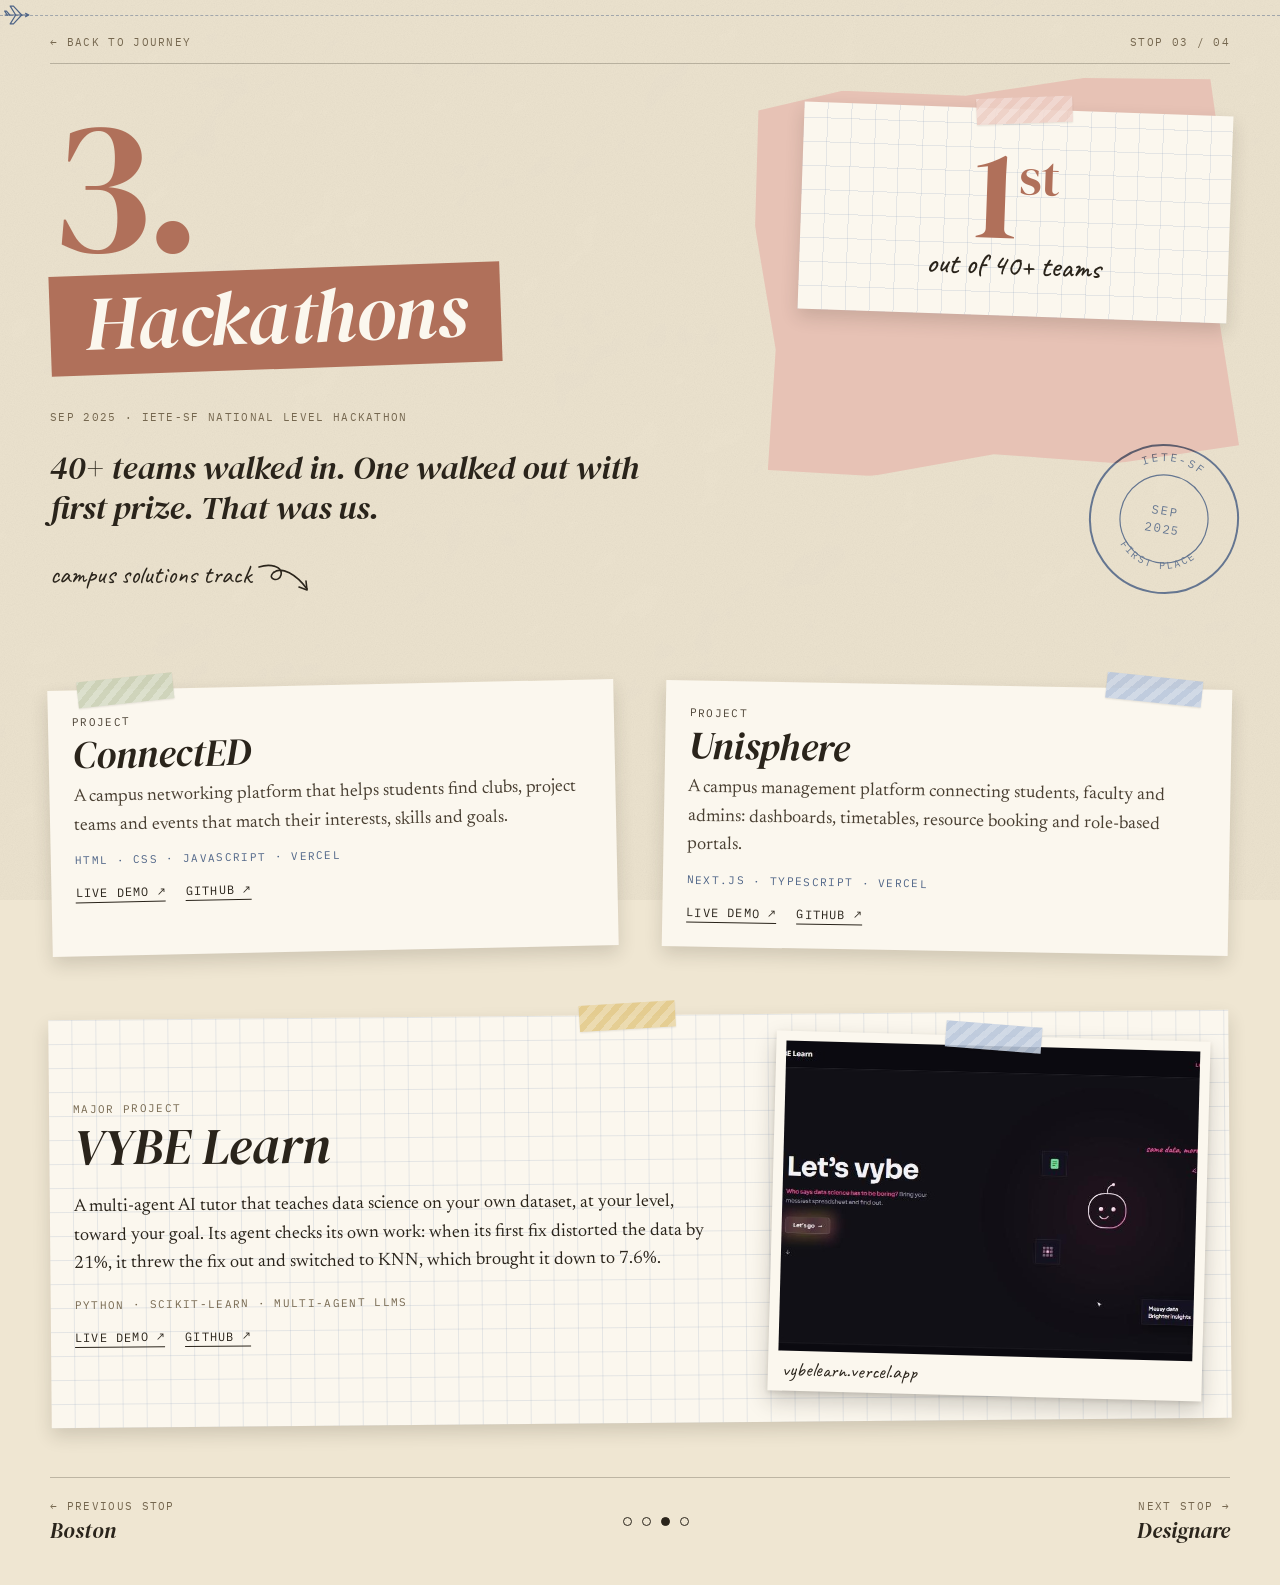
<file: hackathons.html>
<!doctype html>
<html lang="en">
<head>
<meta charset="utf-8">
<meta name="viewport" content="width=device-width, initial-scale=1">
<title>Hackathons · Bhoomi Mehta</title>
<meta name="description" content="First prize at the IETE-SF hackathon against 40+ teams, plus ConnectED, Unisphere and VYBE Learn.">
<link rel="preconnect" href="https://fonts.googleapis.com">
<link rel="preconnect" href="https://fonts.gstatic.com" crossorigin>
<link href="https://fonts.googleapis.com/css2?family=DM+Serif+Display:ital@0;1&family=Newsreader:ital,opsz,wght@0,6..72,400;1,6..72,400&family=Caveat:wght@500;600&family=IBM+Plex+Mono:wght@400&display=swap" rel="stylesheet">
<link rel="stylesheet" href="scrap.css?v=27">
</head>
<body style="--c: var(--clay)">

<svg class="paper crumple" aria-hidden="true"><filter id="crumple"><feTurbulence type="fractalNoise" baseFrequency="0.006" numOctaves="4" seed="21"/><feDiffuseLighting surfaceScale="2.6" lighting-color="#fff"><feDistantLight azimuth="225" elevation="60"/></feDiffuseLighting></filter><rect width="100%" height="100%" filter="url(#crumple)"/></svg>
<svg class="paper grain" aria-hidden="true"><filter id="grain"><feTurbulence type="fractalNoise" baseFrequency="0.9" numOctaves="2"/><feColorMatrix type="saturate" values="0"/></filter><rect width="100%" height="100%" filter="url(#grain)"/></svg>

<!-- The pen airplane flies across the top of the screen as you read -->
<div class="flight" aria-hidden="true"><span class="flight-line"></span><svg class="flight-plane" width="34" height="34" viewBox="-20 -20 40 40"><g fill="none" stroke="#4D6386" stroke-width="1.4" stroke-linejoin="round" stroke-linecap="round"><path d="M-14 0 L14 0 L10 -2 M14 0 L10 2"/><path d="M-1.5 0 L-8 -10.5 L-4.2 -10.5 L5.5 0"/><path d="M-1.5 0 L-8 10.5 L-4.2 10.5 L5.5 0"/><path d="M-11.5 0 L-14.5 -4.6 L-12.4 -4.6 L-8.5 0"/></g></svg></div>

<main class="spread" style="--num: var(--clay); --label: var(--clay)">
  <nav class="stop-top mono" aria-label="Journey">
    <a href="index.html#journey">← Back to journey</a>
    <span>Stop 03 / 04</span>
  </nav>

  <section class="hero">
    <div class="reveal">
      <div class="hero-title"><span class="numeral">3.</span><h1 class="label">Hackathons</h1></div>
      <p class="mono role">Sep 2025 · IETE-SF National Level Hackathon</p>
      <p class="question">40+ teams walked in. One walked out with first prize. That was us.</p>
      <span class="scribble">campus solutions track <svg viewBox="0 0 54 34" aria-hidden="true"><path d="M2 6 C 14 2, 26 6, 24 14 C 22 22, 10 18, 16 12 C 24 4, 40 14, 50 28"/><path d="M42 26 L50 29 L49 20"/></svg></span>
    </div>
    <div class="collage reveal">
      <span class="scrap blush" aria-hidden="true" style="inset:-6% 0 14% 12%;transform:rotate(-3deg)"></span>
      <div class="card grid" style="width:80%;margin-left:auto;transform:rotate(2deg);text-align:center;padding:30px 20px">
        <span class="tape blush" aria-hidden="true" style="top:-12px;left:40%;transform:rotate(-4deg)"></span>
        <b style="display:block;font:400 clamp(90px,10vw,140px)/0.85 var(--display);color:var(--clay)">1<sup style="font-size:.4em">st</sup></b>
        <span class="hand" style="font-size:30px">out of <span data-to="40">40</span>+ teams</span>
      </div>
      <svg class="postmark" viewBox="0 0 160 160" role="img" aria-label="Postmark: IETE-SF, FIRST PLACE, SEP 2025">
        <defs><path id="pm4-t" d="M 22 80 A 58 58 0 0 1 138 80"/><path id="pm4-b" d="M 30 80 A 50 50 0 0 0 130 80"/></defs>
        <circle cx="80" cy="80" r="74" fill="none" stroke="currentColor" stroke-width="2"/>
        <circle cx="80" cy="80" r="44" fill="none" stroke="currentColor" stroke-width="1.2"/>
        <text font-size="11"><textPath href="#pm4-t" startOffset="50%" text-anchor="middle">IETE-SF</textPath></text>
        <text font-size="10"><textPath href="#pm4-b" startOffset="50%" text-anchor="middle">FIRST PLACE</textPath></text>
        <text x="80" y="76" font-size="12" text-anchor="middle">SEP</text>
        <text x="80" y="94" font-size="12" text-anchor="middle">2025</text>
      </svg>
    </div>
  </section>

  <section class="projects">
    <article class="project reveal">
      <div class="card">
        <span class="tape sage" aria-hidden="true" style="top:-12px;left:30px;transform:rotate(-5deg)"></span>
        <p class="mono" style="margin:0">Project</p>
        <h3>ConnectED</h3>
        <p>A campus networking platform that helps students find clubs, project teams and events that match their interests, skills and goals.</p>
        <p class="mono tools">HTML · CSS · JavaScript · Vercel</p>
        <div class="links"><a href="https://connect-ed-smoky.vercel.app" target="_blank" rel="noopener">Live demo ↗</a><a href="https://github.com/Bhoomimehta14/ConnectED" target="_blank" rel="noopener">GitHub ↗</a></div>
      </div>
    </article>
    <article class="project reveal">
      <div class="card">
        <span class="tape blue" aria-hidden="true" style="top:-12px;right:30px;transform:rotate(5deg)"></span>
        <p class="mono" style="margin:0">Project</p>
        <h3>Unisphere</h3>
        <p>A campus management platform connecting students, faculty and admins: dashboards, timetables, resource booking and role-based portals.</p>
        <p class="mono tools">Next.js · TypeScript · Vercel</p>
        <div class="links"><a href="https://unisphere-ace.vercel.app" target="_blank" rel="noopener">Live demo ↗</a><a href="https://github.com/Bhoomimehta14/UNISPHERE_ACE" target="_blank" rel="noopener">GitHub ↗</a></div>
      </div>
    </article>
  </section>

  <section class="card grid major reveal">
    <span class="tape mustard" aria-hidden="true" style="top:-12px;left:45%;transform:rotate(-3deg)"></span>
    <div>
      <p class="mono" style="margin:0">Major project</p>
      <h3>VYBE Learn</h3>
      <p>A multi-agent AI tutor that teaches data science on your own dataset, at your level, toward your goal. Its agent checks its own work: when its first fix distorted the data by 21%, it threw the fix out and switched to KNN, which brought it down to 7.6%.</p>
      <p class="mono tools">Python · scikit-learn · Multi-agent LLMs</p>
      <div class="links"><a href="https://vybelearn.vercel.app" target="_blank" rel="noopener">Live demo ↗</a><a href="https://github.com/Bhoomimehta14/vybe-learn-adk-tutor" target="_blank" rel="noopener">GitHub ↗</a></div>
    </div>
    <figure class="polaroid major-shot"><span class="tape blue" aria-hidden="true"></span><img src="photos/vybe.jpg" alt="The VYBE Learn landing page: Let's vybe. Who says data science has to be boring?" width="674" height="506" loading="lazy"><figcaption>vybelearn.vercel.app</figcaption></figure>
  </section>
  <div style="height:clamp(30px,6vh,60px)"></div>

  <footer class="foot">
    <a class="mono" href="boston.html">← Previous stop<span class="name">Boston</span></a>
    <span class="dots" aria-label="Stop 3 of 4"><i></i><i></i><b></b><i></i></span>
    <a class="mono" href="designare.html" style="text-align:right">Next stop →<span class="name">Designare</span></a>
  </footer>
</main>

<script src="scrap.js?v=4"></script>
</body>
</html>
</file>
<file: scrap.css>
/* Scrapbook journal: cream paper, washi tape, polaroids, lined notes, postal stamps.
   Four type roles only: display serif for titles and numerals, book serif for
   reading, handwriting for notes and captions, mono for little labels. */

:root {
  --paper: #EFE6D2;
  --paper-deep: #E4D7BC;
  --card: #FBF7EE;
  --ink: #2A241B;
  --ink-soft: #4A4033;
  --ink-faint: #75674F;
  --blue: #7E94B6;
  --blue-deep: #4D6386;
  --mustard: #C69A3B;
  --blush: #E4BBAE;
  --sage: #A7B28C;
  --clay: #B0705A;
  --mustard-deep: #A57A22;
  --line: #C9D5E4;

  --display: "DM Serif Display", Georgia, serif;
  --serif: "Newsreader", Georgia, serif;
  --hand: "Caveat", "Segoe Print", cursive;
  --mono: "IBM Plex Mono", ui-monospace, monospace;

  --page: min(1180px, 100% - 40px);
}

* { box-sizing: border-box; }
html { scroll-behavior: smooth; }
@media (prefers-reduced-motion: reduce) { html { scroll-behavior: auto; } }

body {
  margin: 0;
  background: var(--paper);
  color: var(--ink);
  font-family: var(--serif);
  font-size: 18px;
  line-height: 1.6;
  -webkit-font-smoothing: antialiased;
  overflow-x: hidden;
}
img { display: block; max-width: 100%; height: auto; }
a { color: inherit; }
a:focus-visible, button:focus-visible { outline: 2px solid var(--blue-deep); outline-offset: 3px; }

/* Paper texture across the whole page */
.paper { position: fixed; inset: 0; width: 100%; height: 100%; pointer-events: none; z-index: 0; mix-blend-mode: multiply; }
.paper.crumple { opacity: 0.28; }
.paper.grain { opacity: 0.09; }
.spread { position: relative; z-index: 1; width: var(--page); margin: 0 auto; }

/* ---------- little labels ---------- */
.mono { font: 400 11px/1.5 var(--mono); letter-spacing: 0.12em; text-transform: uppercase; color: var(--ink-faint); }
.hand { font-family: var(--hand); font-weight: 500; line-height: 1.15; }

/* Retro poster metadata row: Title / Date / Place ... */
.meta-row { display: flex; flex-wrap: wrap; gap: 14px clamp(20px, 4vw, 56px); padding-top: 22px; }
.meta-row div { display: flex; flex-direction: column; }
.meta-row b { font: 400 15px/1.3 var(--display); color: var(--ink); }
.meta-row span { font: italic 400 14px/1.3 var(--serif); color: var(--blue-deep); }

/* ---------- scraps ---------- */
.tape {
  position: absolute;
  width: 96px;
  height: 26px;
  z-index: 3;
  opacity: 0.88;
  background: repeating-linear-gradient(-45deg, rgba(255, 255, 255, 0.28) 0 6px, transparent 6px 12px), var(--tape, var(--blush));
  box-shadow: 0 1px 2px rgba(42, 36, 27, 0.12);
}
.tape.blue { --tape: #B9C7DC; }
.tape.mustard { --tape: #E3C987; }
.tape.sage { --tape: #C9D0B4; }
.tape.blush { --tape: #EDCDC3; }

.polaroid {
  position: relative;
  margin: 0;
  background: var(--card);
  padding: 10px 10px 0;
  box-shadow: 0 10px 22px rgba(42, 36, 27, 0.22), 0 2px 4px rgba(42, 36, 27, 0.12);
}
.polaroid img { width: 100%; object-fit: cover; }
.polaroid figcaption { font-family: var(--hand); font-size: 24px; line-height: 1.1; padding: 10px 4px 14px; color: var(--ink); }

/* Lined notebook paper, torn at the top */
.note {
  position: relative;
  background:
    linear-gradient(90deg, transparent 38px, rgba(206, 125, 112, 0.55) 38px 39px, transparent 39px),
    repeating-linear-gradient(transparent 0 29px, var(--line) 29px 30px),
    var(--card);
  padding: 34px 26px 26px 54px;
  box-shadow: 0 8px 18px rgba(42, 36, 27, 0.16);
  clip-path: polygon(0 3%, 5% 0, 11% 2.5%, 18% 0.5%, 26% 2.8%, 34% 0.6%, 42% 2.4%, 50% 0, 58% 2.6%, 66% 0.4%, 74% 2.2%, 82% 0.3%, 90% 2.7%, 96% 0.5%, 100% 2%, 100% 100%, 0 100%);
}
.note p { margin: 0; font-family: var(--hand); font-size: 25px; line-height: 30px; color: #2F3A57; }
.note p + p { margin-top: 30px; }

/* Index card with a grid, for charts and numbers */
.card {
  position: relative;
  background: var(--card);
  padding: clamp(16px, 2vw, 24px);
  box-shadow: 0 8px 18px rgba(42, 36, 27, 0.16);
}
.card.grid {
  background:
    repeating-linear-gradient(0deg, transparent 0 23px, rgba(126, 148, 182, 0.18) 23px 24px),
    repeating-linear-gradient(90deg, transparent 0 23px, rgba(126, 148, 182, 0.18) 23px 24px),
    var(--card);
}

/* Colored title label (Oxford-style) */
.label {
  display: inline-block;
  padding: 0.12em 0.45em 0.18em;
  background: var(--label, var(--mustard));
  color: var(--card);
  font: italic 400 clamp(40px, 6vw, 84px)/1 var(--display);
  letter-spacing: -0.01em;
}
.numeral { font: 400 clamp(110px, 15vw, 210px)/0.8 var(--display); color: var(--num, var(--mustard)); letter-spacing: -0.04em; }

/* Postal stamp: circular text is drawn with SVG */
.postmark { width: clamp(120px, 13vw, 160px); height: auto; color: var(--blue-deep); opacity: 0.85; mix-blend-mode: multiply; }
.postmark text { font-family: var(--mono); fill: currentColor; letter-spacing: 2px; }

/* Four-point star from the retro poster */
.star { position: absolute; width: 34px; height: 34px; fill: var(--blue); opacity: 0.9; }

/* Handwritten note with a curly arrow */
.scribble { display: inline-flex; align-items: flex-end; gap: 6px; font-family: var(--hand); font-size: 26px; color: var(--ink); }
.scribble svg { width: 54px; height: 34px; flex: none; }
.scribble path { fill: none; stroke: var(--ink); stroke-width: 1.6; stroke-linecap: round; stroke-linejoin: round; }

/* Buttons that look like ticket stubs */
.stubs { display: flex; flex-wrap: wrap; gap: 10px; }
.stub {
  display: inline-flex;
  align-items: center;
  gap: 10px;
  padding: 10px 14px;
  background: var(--card);
  border: 1.5px dashed var(--ink-faint);
  font: 400 12px var(--mono);
  letter-spacing: 0.12em;
  text-transform: uppercase;
  text-decoration: none;
  color: var(--ink);
  box-shadow: 0 4px 10px rgba(42, 36, 27, 0.12);
  transition: transform 0.25s ease, background 0.25s ease;
}
.stub:hover { transform: translateY(-3px) rotate(-1deg); background: #fff; }
.stub.primary { background: var(--blue-deep); color: var(--card); border-color: var(--blue-deep); }
.stub.primary:hover { background: #3E5274; }
.stub svg { width: 34px; height: 18px; }

/* Barcode strip from the retro poster */
.barcode { display: flex; align-items: flex-end; gap: 10px; }
.barcode i { display: block; height: 34px; width: 120px; background: repeating-linear-gradient(90deg, var(--ink) 0 2px, transparent 2px 4px, var(--ink) 4px 5px, transparent 5px 8px, var(--ink) 8px 11px, transparent 11px 13px); }

/* Pen-drawn airplane that flies across the top of each page as you read */
.flight { position: fixed; top: 0; left: 0; right: 0; height: 30px; z-index: 50; pointer-events: none; }
.flight-line { position: absolute; left: 0; right: 0; top: 15px; border-top: 1.4px dashed rgba(77, 99, 134, 0.45); }
.flight-plane { position: absolute; top: -2px; left: 0; will-change: transform; }

/* Slide-in as sections scroll into view */
/* Uses the translate property so it never cancels a card's tilt */
.js .reveal { opacity: 0; translate: 0 22px; transition: opacity 0.7s ease, translate 0.7s ease; }
.js .reveal.is-visible { opacity: 1; translate: 0 0; }
@media (prefers-reduced-motion: reduce) { .js .reveal { opacity: 1; translate: 0 0; transition: none; } }

/* ================= COVER ================= */
.cover { min-height: 100vh; display: flex; flex-direction: column; padding-bottom: 28px; }
.cover .star.s1 { top: 18px; left: -6px; }
.cover .star.s2 { top: 18px; right: -6px; }
.cover-title {
  margin: clamp(8px, 2vh, 20px) 0 0;
  font: 400 clamp(96px, min(20vw, 27vh), 290px)/0.82 var(--display);
  letter-spacing: -0.045em;
  color: var(--blue);
  text-align: center;
  position: relative;
  z-index: 1;
}
.cover-body {
  flex: 1;
  position: relative;
  display: grid;
  grid-template-columns: minmax(0, 1fr) minmax(0, 0.9fr) minmax(0, 1fr);
  gap: clamp(16px, 3vw, 40px);
  align-items: start;
  margin-top: clamp(-26px, -3vh, -10px);
  z-index: 2;
}
.cover-left { padding-top: clamp(70px, 11vh, 120px); }
.cover-ask { margin-top: clamp(22px, 5vh, 48px); }
.cover-ask .ask { font: italic 400 clamp(22px, min(2.4vw, 4vh), 34px)/1.15 var(--display); margin: 0 0 14px; }
.cover-left .note { transform: rotate(-2deg); }
.cover-left .note p { font-size: 30px; line-height: 30px; }
.cover-left .more { display: inline-block; margin-top: 18px; font: 400 13px var(--mono); letter-spacing: 0.12em; text-transform: uppercase; color: var(--blue-deep); text-decoration: none; border-bottom: 1.5px solid var(--blue-deep); }
.cover-left .more:hover { color: var(--ink); border-color: var(--ink); }
.cover-photo { position: relative; width: min(100%, 34vh); margin: 0 auto; }
.cover-photo .polaroid { transform: rotate(2deg); }
.cover-photo .polaroid img { aspect-ratio: 4 / 5; object-position: 50% 62%; max-height: 42vh; }
.cover-photo .tape { top: -12px; left: 50%; margin-left: -48px; transform: rotate(-4deg); }
.cover-right { padding-top: clamp(80px, 12vh, 120px); display: flex; flex-direction: column; align-items: flex-start; gap: 24px; }
.cover-right .postmark { transform: rotate(-12deg); align-self: flex-end; }
.cover-right .mini { width: 68%; margin-top: -50px; transform: translateX(-22%) rotate(-11deg); }
.cover-right .mini img { aspect-ratio: 4 / 3; }
.cover-right .mini .tape { top: -10px; right: 18px; transform: rotate(8deg); width: 70px; }
.cover-foot { display: flex; justify-content: space-between; align-items: flex-end; gap: 24px; flex-wrap: wrap; margin-top: clamp(16px, 3vh, 34px); }
.cover-foot .ask { font: italic 400 clamp(24px, 2.8vw, 36px)/1.15 var(--display); margin: 0 0 14px; }

/* ================= JOURNEY MAP ================= */
.journey { padding: clamp(40px, 8vh, 90px) 0 60px; }
.journey-head { display: flex; align-items: flex-end; gap: 20px; flex-wrap: wrap; }
.journey-head .scribble { margin-bottom: 8px; }
.map { position: relative; height: clamp(560px, 82vh, 860px); margin-top: 24px; }
.route-line { position: absolute; left: 0; top: 0; overflow: visible; z-index: 1; pointer-events: none; }
.route-line path { fill: none; stroke: var(--blue-deep); stroke-width: 1.6; stroke-dasharray: 7 7; stroke-linecap: round; }
.plane { position: absolute; left: 0; top: 0; z-index: 6; pointer-events: none; will-change: transform; }
.stops { list-style: none; margin: 0; padding: 0; }
.stop { position: absolute; width: clamp(180px, min(19vw, 32vh), 280px); z-index: 2; }
.stop.s1 { left: 3%; top: 46%; --c: var(--blue); }
.stop.s2 { left: 29%; top: 8%; --c: var(--mustard); }
.stop.s3 { left: 54%; top: 45%; --c: var(--sage); }
.stop.s4 { left: 78%; top: 6%; --c: var(--clay); }
.stop .pin-num { position: absolute; left: -26px; top: -40px; z-index: 4; font: 400 clamp(64px, 7vw, 92px)/0.8 var(--display); color: var(--c); }
.stop .polaroid { transform: rotate(var(--r, -2deg)); transition: transform 0.3s ease; }
.stop.s2 .polaroid { --r: 2.5deg; }
.stop.s3 .polaroid { --r: -1.5deg; }
.stop.s4 .polaroid { --r: 3deg; }
.stop .polaroid img, .stop .polaroid .ph { aspect-ratio: 4 / 3; }
.stop .tape { top: -12px; left: 50%; margin-left: -48px; transform: rotate(-3deg); }
.stop .stop-name { display: block; margin-top: 10px; font: italic 400 26px/1.1 var(--display); color: var(--ink); }
.stop .stop-detail { display: block; font: 400 11px/1.5 var(--mono); letter-spacing: 0.1em; text-transform: uppercase; color: var(--ink-faint); }
.stop a.stop-link { text-decoration: none; color: inherit; }
.stop a.stop-link::after { content: ""; position: absolute; inset: -10px; z-index: 5; }
.stop:hover .polaroid { transform: rotate(0deg) translateY(-6px); }
.stop:hover .stop-name { color: var(--c); }
.ph.type { display: flex; flex-direction: column; justify-content: center; align-items: center; background: var(--paper-deep); text-align: center; }
.ph.type b { font: 400 clamp(40px, 4.4vw, 58px)/1 var(--display); color: var(--mustard); }
.ph.type span { font-family: var(--hand); font-size: 22px; }
.map .scribble.here { position: absolute; left: 4%; top: 6%; z-index: 3; }

/* ================= STOP PAGES ================= */
.stop-top { display: flex; justify-content: space-between; align-items: center; padding: 34px 0 12px; border-bottom: 1px solid rgba(42, 36, 27, 0.25); }
.stop-top a { text-decoration: none; }
.stop-top a:hover { color: var(--blue-deep); }

.hero { display: grid; grid-template-columns: minmax(0, 1.05fr) minmax(0, 0.95fr); gap: clamp(24px, 4vw, 56px); align-items: start; padding: clamp(24px, 5vh, 56px) 0 clamp(20px, 4vh, 40px); }
.hero-title { display: flex; align-items: flex-end; gap: clamp(8px, 1.5vw, 18px); flex-wrap: wrap; margin-bottom: 18px; }
.hero-title .numeral { margin-bottom: -0.06em; }
.hero-title .label { transform: rotate(-2deg); margin: 0 0 0.3em; }
.hero-title h1 { margin: 0; }
.hero .question { font: italic 400 clamp(24px, 2.6vw, 34px)/1.2 var(--display); margin: 8px 0 18px; max-width: 18em; }
.hero .role { margin: 0 0 22px; }
.hero .scribble { margin-top: 8px; }
.collage { position: relative; min-height: 420px; }
.collage .polaroid.big { width: 82%; margin-left: auto; transform: rotate(2.5deg); }
.collage .polaroid.big img { aspect-ratio: 4 / 3; }
.collage .polaroid.small { position: absolute; width: 46%; left: 0; bottom: -40px; transform: rotate(-5deg); z-index: 2; }
.collage .polaroid.small img { aspect-ratio: 1; }
.collage .postmark { position: absolute; right: -14px; bottom: -70px; transform: rotate(10deg); z-index: 3; }
.collage .tape.t1 { top: -12px; left: 40%; transform: rotate(-4deg); }
.collage .tape.t2 { top: -12px; left: 8%; transform: rotate(6deg); width: 70px; z-index: 4; }

.body { display: grid; grid-template-columns: minmax(0, 1fr) minmax(0, 1fr); gap: clamp(24px, 4vw, 56px); align-items: start; padding: clamp(30px, 6vh, 70px) 0 clamp(20px, 4vh, 40px); }
.body .note { transform: rotate(-1deg); }
.body .card { transform: rotate(1deg); }

.takeaway { display: grid; grid-template-columns: auto minmax(0, 1fr); gap: clamp(18px, 3vw, 40px); align-items: center; padding: clamp(24px, 5vh, 48px) 0; border-top: 1px solid rgba(42, 36, 27, 0.25); }
.takeaway blockquote { margin: 0; font: 400 clamp(26px, 3.2vw, 44px)/1.15 var(--display); letter-spacing: -0.01em; max-width: 22em; }
.takeaway blockquote em { color: var(--c, var(--blue-deep)); }
.takeaway .label { font-size: clamp(22px, 2.4vw, 30px); transform: rotate(-3deg); }

.foot { display: flex; justify-content: space-between; align-items: center; gap: 16px; padding: 20px 0 40px; border-top: 1px solid rgba(42, 36, 27, 0.25); }
.foot a { text-decoration: none; }
.foot .name { display: block; font: italic 400 22px var(--display); text-transform: none; letter-spacing: 0; color: var(--ink); }
.foot .dots { display: inline-flex; gap: 10px; }
.foot .dots i, .foot .dots b { width: 9px; height: 9px; border-radius: 50%; border: 1px solid var(--ink); }
.foot .dots b { background: var(--ink); }

/* Toggle buttons (FeedMatters weights) */
.toggle { display: inline-flex; border: 1.5px solid var(--ink); }
.toggle button { font: 400 11px/1 var(--mono); letter-spacing: 0.08em; text-transform: uppercase; padding: 9px 11px; border: 0; background: transparent; color: var(--ink); cursor: pointer; }
.toggle button[aria-pressed="true"] { background: var(--ink); color: var(--card); }

/* Hand-drawn bar chart (FeedMatters) */
.bars { list-style: none; margin: 14px 0 0; padding: 0; }
.bars li { display: grid; grid-template-columns: 110px minmax(0, 1fr) 46px; gap: 10px; align-items: center; padding: 6px 0; }
.bars .name { font-size: 16px; }
.bars .track { position: relative; height: 22px; border-left: 1.5px solid var(--ink); }
.bars .bar { position: absolute; left: 0; top: 2px; bottom: 2px; width: 0; border: 1.5px solid var(--ink); border-left: 0; background: repeating-linear-gradient(-55deg, transparent 0 6px, rgba(42, 36, 27, 0.35) 6px 7px); transition: width 0.9s cubic-bezier(0.22, 1, 0.36, 1); }
.bars li.win .bar { border-color: var(--blue-deep); background: repeating-linear-gradient(-55deg, transparent 0 6px, rgba(77, 99, 134, 0.6) 6px 7px); }
.bars li.win .name, .bars li.win .val { color: var(--blue-deep); }
.bars .val { font: 400 13px var(--mono); text-align: right; }
.card .card-head { display: flex; justify-content: space-between; align-items: center; gap: 10px; flex-wrap: wrap; }
.card .hand-note { margin: 12px 0 0; font-family: var(--hand); font-size: 22px; line-height: 1.2; color: var(--blue-deep); }

/* Big numbers (Designare, Boston) */
.stats { display: flex; gap: clamp(20px, 4vw, 48px); flex-wrap: wrap; }
.stat b { display: block; white-space: nowrap; font: 400 clamp(48px, 5.6vw, 84px)/0.9 var(--display); color: var(--c, var(--blue-deep)); font-variant-numeric: tabular-nums; }
.stat > span { display: block; margin-top: 6px; }

/* Team diagram (Designare) */
.team-map { width: 100%; height: auto; display: block; }
.team-map .draw path { stroke-dasharray: 1200; stroke-dashoffset: 1200; transition: stroke-dashoffset 1.6s ease; }
.card.is-visible .team-map .draw path { stroke-dashoffset: 0; }
@media (prefers-reduced-motion: reduce) { .team-map .draw path { stroke-dashoffset: 0; transition: none; } }

/* Boarding pass (Boston) */
.pass { display: grid; grid-template-columns: minmax(0, 1fr) auto; background: var(--card); box-shadow: 0 8px 18px rgba(42, 36, 27, 0.16); transform: rotate(-1.5deg); }
.pass-main { padding: 18px 22px; }
.pass-route { display: flex; align-items: center; gap: 14px; margin: 8px 0; font: 400 clamp(38px, 4vw, 52px)/1 var(--display); }
.pass-route svg { width: 60px; height: 24px; }
.pass-stub { padding: 18px; border-left: 2px dashed var(--ink-faint); display: flex; flex-direction: column; justify-content: center; gap: 4px; }

/* Project cards (Hackathons) */
.projects { display: grid; grid-template-columns: repeat(2, minmax(0, 1fr)); gap: clamp(24px, 4vw, 48px); padding: clamp(30px, 6vh, 60px) 0 10px; }
.project { position: relative; }
.project .card { height: 100%; }
.project:nth-child(1) .card { transform: rotate(-1.2deg); }
.project:nth-child(2) .card { transform: rotate(1deg); }
.project h3 { margin: 4px 0 8px; font: italic 400 clamp(30px, 3vw, 40px)/1.05 var(--display); }
.project p { margin: 0; color: var(--ink-soft); }
.project .tools { margin-top: 12px; color: var(--blue-deep); }
.links { display: flex; gap: 20px; flex-wrap: wrap; margin-top: 16px; }
.links a { font: 400 12px var(--mono); letter-spacing: 0.1em; text-transform: uppercase; text-decoration: none; border-bottom: 1.5px solid currentColor; padding-bottom: 2px; }
.links a:hover { color: var(--blue-deep); }
.major { margin-top: clamp(30px, 6vh, 60px); display: grid; grid-template-columns: minmax(0, 1.2fr) minmax(0, 0.8fr); gap: clamp(20px, 4vw, 48px); align-items: center; transform: rotate(-0.5deg); }
.major h3 { margin: 4px 0 8px; font: italic 400 clamp(36px, 4vw, 54px)/1.05 var(--display); }
.major .chart { background: var(--card); border: 1px solid rgba(42, 36, 27, 0.15); padding: 10px; transform: rotate(2deg); }

/* ================= PHONES AND TABLETS ================= */
@media (max-width: 900px) {
  body { font-size: 17px; }
  .cover { min-height: 0; }
  .cover-title { font-size: clamp(84px, 24vw, 150px); }
  .cover-body { grid-template-columns: minmax(0, 1fr); margin-top: -24px; gap: 36px; }
  .cover-left, .cover-right { padding-top: 0; }
  .cover { overflow-x: clip; }
  .cover .star.s1 { left: 0; }
  .cover .star.s2 { right: 0; }
  .cover-body { margin-top: 4px; }
  .cover-photo { width: min(78%, 360px); margin: 0 auto; order: -1; }
  .cover-photo .polaroid img { max-height: none; }
  .cover-photo .scrap { inset: 8% -8% -4% -8%; }
  .cover-right { display: grid; grid-template-columns: auto minmax(0, 1fr); align-items: center; gap: 18px 20px; }
  .cover-right .postmark { width: 120px; align-self: center; }
  .cover-right .mini { width: 100%; max-width: 220px; justify-self: end; }
  .cover-right .scrap { width: 70%; height: 60%; right: 0; bottom: 18%; }
  .cover-right .barcode { grid-column: 1 / -1; justify-self: start; }
  .scribble { flex-wrap: wrap; }
  .map { height: auto; }
  .stops { display: flex; flex-direction: column; gap: 80px; padding: 40px 0; }
  .stop { position: relative; left: auto !important; top: auto !important; width: min(70%, 280px); }
  .stop.s2, .stop.s4 { margin-left: auto; }
  .stop .pin-num { left: -14px; }
  .map .scribble.here { position: static; margin-bottom: 10px; }
  .hero, .body, .projects, .major { grid-template-columns: minmax(0, 1fr); }
  .collage { min-height: 0; margin-bottom: 60px; }
  .collage .postmark { right: 0; bottom: -60px; }
  .takeaway { grid-template-columns: minmax(0, 1fr); gap: 14px; }
  .takeaway .label { justify-self: start; }
  .bars li { grid-template-columns: 92px minmax(0, 1fr) 40px; }
  .bars .name { font-size: 14px; }
  .note { padding-left: 48px; }
  .note p { font-size: 23px; }
  .foot .dots { display: none; }
}

/* Handwritten surname over the poster title, like the "Vibe check" script */
.cover-title .sig {
  position: absolute;
  right: clamp(4%, 14vw, 18%);
  bottom: -0.12em;
  font: 600 0.34em/1 var(--hand);
  letter-spacing: 0;
  color: var(--mustard);
  transform: rotate(-8deg);
}

/* Flat torn-paper scraps in the journal colors, layered behind photos */
.scrap {
  position: absolute;
  z-index: -1;
  background: var(--scrap, var(--blush));
  clip-path: polygon(2% 4%, 20% 0, 46% 3%, 71% 0, 98% 2%, 100% 30%, 97% 62%, 100% 97%, 74% 100%, 48% 96%, 22% 100%, 0 97%, 3% 66%, 0 34%);
}
.scrap.blush { --scrap: #E7C2B5; }
.scrap.sage { --scrap: #C3CBA8; }
.scrap.blue { --scrap: #BFCCE0; }
.scrap.mustard { --scrap: #E6CC8E; }
.cover-photo { isolation: isolate; }
.cover-photo .scrap { inset: 8% -14% -6% -12%; transform: rotate(-4deg); }
.cover-right { position: relative; isolation: isolate; }
.cover-right .scrap { width: 86%; height: 46%; right: -4%; bottom: 8%; transform: rotate(5deg); }
.cover-right .barcode { align-self: flex-end; }

/* Map, second pass: colored number badges, thin polaroid borders, highlighted stats */
.stop .polaroid { padding: 8px 8px 14px; }
.stop .badge {
  position: absolute;
  left: -18px;
  top: -18px;
  z-index: 4;
  display: grid;
  place-items: center;
  width: 46px;
  height: 46px;
  border-radius: 50%;
  background: var(--c);
  border: 2px solid var(--card);
  box-shadow: 0 2px 6px rgba(42, 36, 27, 0.25);
  font: 400 26px/1 var(--display);
  color: var(--card);
}
.stop .stop-name { font-size: clamp(24px, 2.2vw, 32px); margin-top: 14px; }
.stop-stat { display: inline-flex; align-items: center; gap: 8px; margin-top: 14px; font-family: var(--hand); font-size: 26px; }
.stop-stat mark {
  padding: 0 10px;
  background: rgba(227, 201, 135, 0.55);
  color: var(--ink);
  font-size: 32px;
  transform: rotate(-1.5deg);
}
.stop-stat mark sup { font-size: 0.55em; }
.stop-stat .ticks { width: 20px; height: 20px; }
.stop-stat .ticks path { fill: none; stroke: var(--mustard); stroke-width: 2; stroke-linecap: round; }
.ph.type b { font-size: clamp(30px, 3vw, 44px); font-style: italic; }


@media (max-width: 900px) {
  /* Keep the number badges on screen when the map stacks */
  .stop.s1, .stop.s3 { margin-left: 20px; }
  .stop.s2, .stop.s4 { margin-right: 4px; }
}

/* ================= MORE CONTEXT (about.html) ================= */
.about-hero .note p { font-size: 27px; }
/* Small snapshot photos beside the guitar note, piled and overlapping like a scrapbook */
.snaps { position: relative; width: min(100%, 470px); aspect-ratio: 1 / 1.24; margin: 10px 0 0 auto; }
.snap { position: absolute; width: 46%; transition: transform 0.25s ease, z-index 0s; }
.snap .tape { top: -10px; left: 50%; margin-left: -34px; width: 68px; height: 22px; }
.snap img { aspect-ratio: 4 / 5; object-fit: cover; }
.snap figcaption { font-size: 20px; padding: 8px 2px 10px; }
.snap.s-a { left: 0; top: 0; transform: rotate(-6deg); z-index: 1; }
.snap.s-b { left: 40%; top: 3%; transform: rotate(5deg); z-index: 2; }
.snap.s-c { left: 4%; top: 50%; transform: rotate(4deg); z-index: 3; }
.snap.s-d { left: 48%; top: 52%; transform: rotate(-4deg); z-index: 4; }
.snap:hover { z-index: 6; transform: rotate(0deg) scale(1.04); }

.about-me { padding: clamp(16px, 3vh, 36px) 0 clamp(20px, 4vh, 40px); max-width: 880px; }
.about-me .label { font-size: clamp(30px, 3.4vw, 46px); transform: rotate(-2deg); }
.about-text { margin: 22px 0 0; font: 400 clamp(22px, 2.3vw, 30px)/1.4 var(--display); }
.interests { margin: 22px 0 0; }
.interest-list { list-style: none; display: flex; flex-wrap: wrap; gap: 10px 12px; margin: 10px 0 0; padding: 0; }
.interest-list li { padding: 2px 14px; font-size: 26px; background: var(--card); box-shadow: 0 3px 8px rgba(42, 36, 27, 0.12); }
.interest-list li:nth-child(3n+1) { background: #E8D9B4; transform: rotate(-2deg); }
.interest-list li:nth-child(3n+2) { background: #D9E1EC; transform: rotate(1.5deg); }
.interest-list li:nth-child(3n) { background: #EBD3CB; transform: rotate(-1deg); }

/* Skills as a packing list */
.packing { padding: clamp(30px, 6vh, 60px) 0; }
.packing-card { transform: rotate(-0.8deg); padding: clamp(22px, 3vw, 38px); }
.packing-title { margin: 0 0 4px; font: italic 400 clamp(34px, 4vw, 54px)/1 var(--display); }
.packing-cols { display: grid; grid-template-columns: repeat(3, minmax(0, 1fr)); gap: clamp(18px, 3vw, 40px); }
.packing-cols h3 { margin: 0 0 10px; color: var(--ink); }
.checklist { list-style: none; margin: 0; padding: 0; }
.checklist li { position: relative; padding: 4px 0 4px 34px; font-family: var(--hand); font-size: 25px; line-height: 1.25; }
.checklist li::before {
  content: "";
  position: absolute;
  left: 0;
  top: 9px;
  width: 18px;
  height: 18px;
  border: 1.5px solid var(--ink);
  background: var(--card);
}
.checklist li::after {
  content: "";
  position: absolute;
  left: 5px;
  top: 5px;
  width: 8px;
  height: 15px;
  border-right: 2.5px solid var(--blue-deep);
  border-bottom: 2.5px solid var(--blue-deep);
  transform: rotate(40deg);
}

/* Contact as a vintage postcard: wax seal, big title, photo stamps with a cancellation
   mark, an address block with dashed lines, and a handwritten note */
.postcard-wrap { padding: clamp(30px, 6vh, 60px) 0 clamp(40px, 8vh, 80px); }
.postcard {
  position: relative;
  display: grid;
  grid-template-columns: minmax(0, 1fr) minmax(0, 1fr);
  grid-template-areas: "top top" "addr msg";
  column-gap: 0;
  width: min(100%, 860px);
  margin: 0 auto;
  padding: clamp(24px, 3vw, 40px) clamp(24px, 3vw, 44px) clamp(40px, 4vw, 54px);
  background: #F4F0E8;
  border: 1px solid rgba(42, 36, 27, 0.1);
  box-shadow: 0 14px 30px rgba(42, 36, 27, 0.2), 0 2px 4px rgba(42, 36, 27, 0.08);
  transform: rotate(0.8deg);
}
.pc-seal { position: absolute; left: -18px; top: -20px; width: clamp(80px, 9vw, 112px); filter: drop-shadow(0 3px 4px rgba(60, 30, 20, 0.35)); transform: rotate(-12deg); }
.pc-top { grid-area: top; padding: 0 clamp(190px, 24vw, 250px) 0 clamp(60px, 9vw, 110px); }
.pc-title { margin: 0; white-space: nowrap; font: 400 clamp(44px, 6.4vw, 86px)/0.9 var(--display); letter-spacing: -0.02em; text-transform: uppercase; color: #1E1A14; }
.pc-sub { margin: 10px 0 0; font: 400 14px/1.5 var(--mono); color: var(--ink-soft); }
.pc-stamps { position: absolute; top: clamp(20px, 2.6vw, 34px); right: clamp(24px, 3vw, 44px); display: flex; align-items: flex-start; gap: 12px; z-index: 2; }
.pc-stamp { position: relative; display: inline-block; width: clamp(64px, 7.5vw, 86px); padding: 5px 5px 16px; background: #FFFDF8; border: 4px dotted #F4F0E8; box-shadow: 0 0 0 1px rgba(42, 36, 27, 0.1), 0 2px 4px rgba(42, 36, 27, 0.12); }
.pc-stamp img { width: 100%; aspect-ratio: 4 / 5; object-fit: cover; }
.pc-stamp i { position: absolute; left: 0; right: 0; bottom: 2px; font: 400 8px var(--mono); font-style: normal; letter-spacing: 0.1em; text-transform: uppercase; text-align: center; color: var(--ink-faint); }
.pc-stamps .pc-stamp:nth-child(1) { transform: rotate(-3deg); }
.pc-stamps .pc-stamp:nth-child(2) { transform: rotate(4deg); }
.pc-waves { position: absolute; right: 60%; top: 62%; width: 150px; color: #2E2A24; opacity: 0.8; }

.pc-addr { grid-area: addr; padding: 34px 28px 0 0; border-right: 1.5px solid rgba(42, 36, 27, 0.55); margin-top: 26px; }
.pc-label { margin: 0 0 16px; font: 400 14px var(--mono); letter-spacing: 0.08em; text-transform: uppercase; }
.pc-msg { grid-area: msg; position: relative; padding: 30px 0 0 28px; margin-top: 26px; }
.pc-msg .hand { margin: 0; font-size: clamp(24px, 2.4vw, 31px); line-height: 1.22; color: #24324F; }
.pc-msg .pc-dear { margin-bottom: 10px; }
.pc-scribble { display: block; width: 70%; margin-top: 14px; }
.pc-stamp-low { position: absolute; right: 0; bottom: -10px; transform: rotate(5deg); }
.pc-foot { position: absolute; left: clamp(20px, 3vw, 40px); bottom: 10px; margin: 0; font-size: 26px; color: #1E1A14; transform: rotate(-3deg); }
.addr-lines { list-style: none; margin: 0; padding: 0; }
.addr-lines li { display: flex; align-items: baseline; gap: 10px; padding: 14px 0 4px; border-bottom: 1.5px dashed rgba(42, 36, 27, 0.6); font: 400 14px var(--mono); }
.addr-lines li > span:first-child { flex: none; min-width: 74px; }
.addr-lines .hand { font-size: 23px; color: var(--ink); text-decoration: none; overflow-wrap: anywhere; }
.addr-lines a:hover { color: var(--blue-deep); text-decoration: underline; }

@media (max-width: 900px) {
  .packing-cols { grid-template-columns: minmax(0, 1fr); }
  .postcard { grid-template-columns: minmax(0, 1fr); grid-template-areas: "top" "stamps" "msg" "addr"; transform: rotate(0.5deg); padding-bottom: 56px; }
  .pc-top { padding: 0 0 0 64px; }
  .pc-title { font-size: clamp(38px, 11vw, 52px); }
  .pc-stamps { position: relative; top: auto; right: auto; justify-content: flex-start; margin-top: 18px; grid-area: stamps; }
  .pc-waves { right: auto; left: 40%; top: 30%; width: 50%; }
  .pc-msg { padding: 18px 0 70px; margin-top: 10px; }
  .pc-addr { border-right: 0; border-top: 1.5px solid rgba(42, 36, 27, 0.4); padding: 18px 0 0; margin-top: 0; }
  .snaps { margin: 20px auto 0; }
}


@media (max-width: 480px) {
  .addr-lines li { grid-template-columns: 1fr; gap: 2px; }
  .addr-lines a { font-size: 23px; overflow-wrap: normal; }
}

/* Cover, second pass */
/* Full-width title bar, edge to edge like a magazine masthead */
.cover .meta-row {
  width: 100vw;
  margin-left: calc(50% - 50vw);
  justify-content: space-between;
  align-items: center;
  padding: 16px max(28px, 3vw);
}
.mstar { width: 28px; height: 28px; fill: var(--blue); flex: none; }
/* The name sits on top of the photo, not behind it */
.cover-title { z-index: 3; pointer-events: none; }
.cover-body { z-index: 2; }
/* Question and buttons sit lower in the left column */
.cover-ask { margin-top: clamp(40px, 9vh, 96px); }

@media (max-width: 900px) {
  .cover .meta-row { justify-content: flex-start; gap: 12px 24px; }
  .mstar { display: none; }
}

/* VYBE Learn: landing page screenshot pinned above the chart */
.major-shot { margin: 0; transform: rotate(2deg); }
.major-shot .tape { top: -12px; left: 50%; margin-left: -48px; transform: rotate(3deg); }
.major-shot img { aspect-ratio: 4 / 3; }
.major-shot figcaption { font-size: 20px; padding: 8px 4px 10px; }


/* Phones: drop the masthead row (Title, Volume, From, Since, Kept by); desktop keeps it */
@media (max-width: 600px) {
  .cover .meta-row { display: none; }
  .cover-title { margin-top: 24px; }
}

/* Phones: the clouds photo sits below the buttons instead of sliding up into them */
@media (max-width: 900px) {
  .cover-right { margin-top: 28px; }
  .cover-right .mini { margin-top: 0; transform: rotate(-6deg); }
}
</file>
